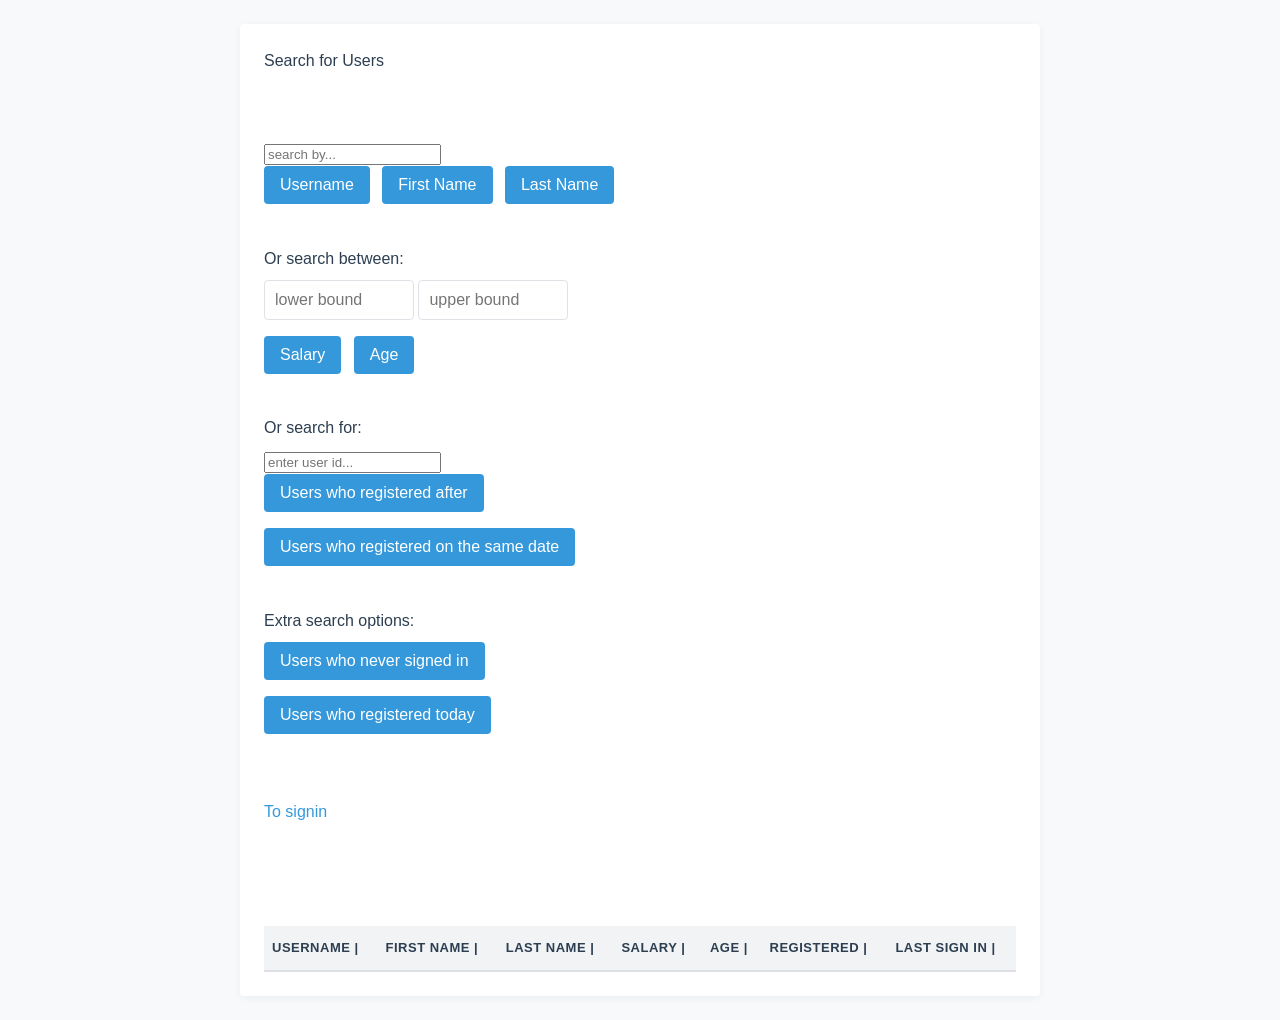
<file: Frontend/index.html>
<!DOCTYPE html>
<html lang="en">
<head>
  <meta charset="UTF-8">
  <meta name="viewport" content="width=device-width, initial-scale=1.0">
  <link rel="stylesheet" href="stylesheet.css">
  <title>User Search</title>
</head>
<body>
  <main>
    <label>Search for Users</label> 
    <br>
    <label id="search-feedback"></label>
    <br>
     <div> 
        <input placeholder="search by..." id="general-input">
        <br>
        <button id="userid-btn">Username</button>
        <button id="firstname-btn">First Name</button>
        <button id="lastname-btn">Last Name</button>
        <br>
        <br>
        <label>Or search between: </label>
        <br>
        <input placeholder="lower bound" id="lowerbound-input" type="number" min="0">
        <input placeholder="upper bound" id="upperbound-input" type="number" min="0">
        <br>
        <button id="salary-btn">Salary</button>
        <button id="age-btn">Age</button>

        <br><br>
        <label>Or search for: </label>
        <br>
        <input placeholder="enter user id..." id="userid-input">
        <br>
        <button id="registered-after-btn">Users who registered after</button>
        <br>
        <button id="registered-same-btn">Users who registered on the same date</button>
        <br><br>
        <label>Extra search options:</label>
        <br>
        <button id="never-btn">Users who never signed in</button>
        <br>
        <button id="today-btn">Users who registered today</button>
        <br><br>

     </div>

     
    <a href="signin.html">To signin</a>
    <br>
    <br>
    <br>

     <table id="table">
         <thead>
             <th>Username |</th>
             <th>First Name |</th>
             <th>Last Name |</th>
             <th>Salary |</th>
             <th>Age |</th>  
             <th>Registered |</th>
             <th>Last Sign In |</th>    
         </thead>
         <tbody></tbody>
     </table>

     <section hidden id="update-row">
         <label>Name:</label>
         <input type="text" id="update-name-input">
         <button id="update-row-btn" value="">Update</button>
    </section>
</main>
<script src="index.js"></script>
</body>
</html>
</file>
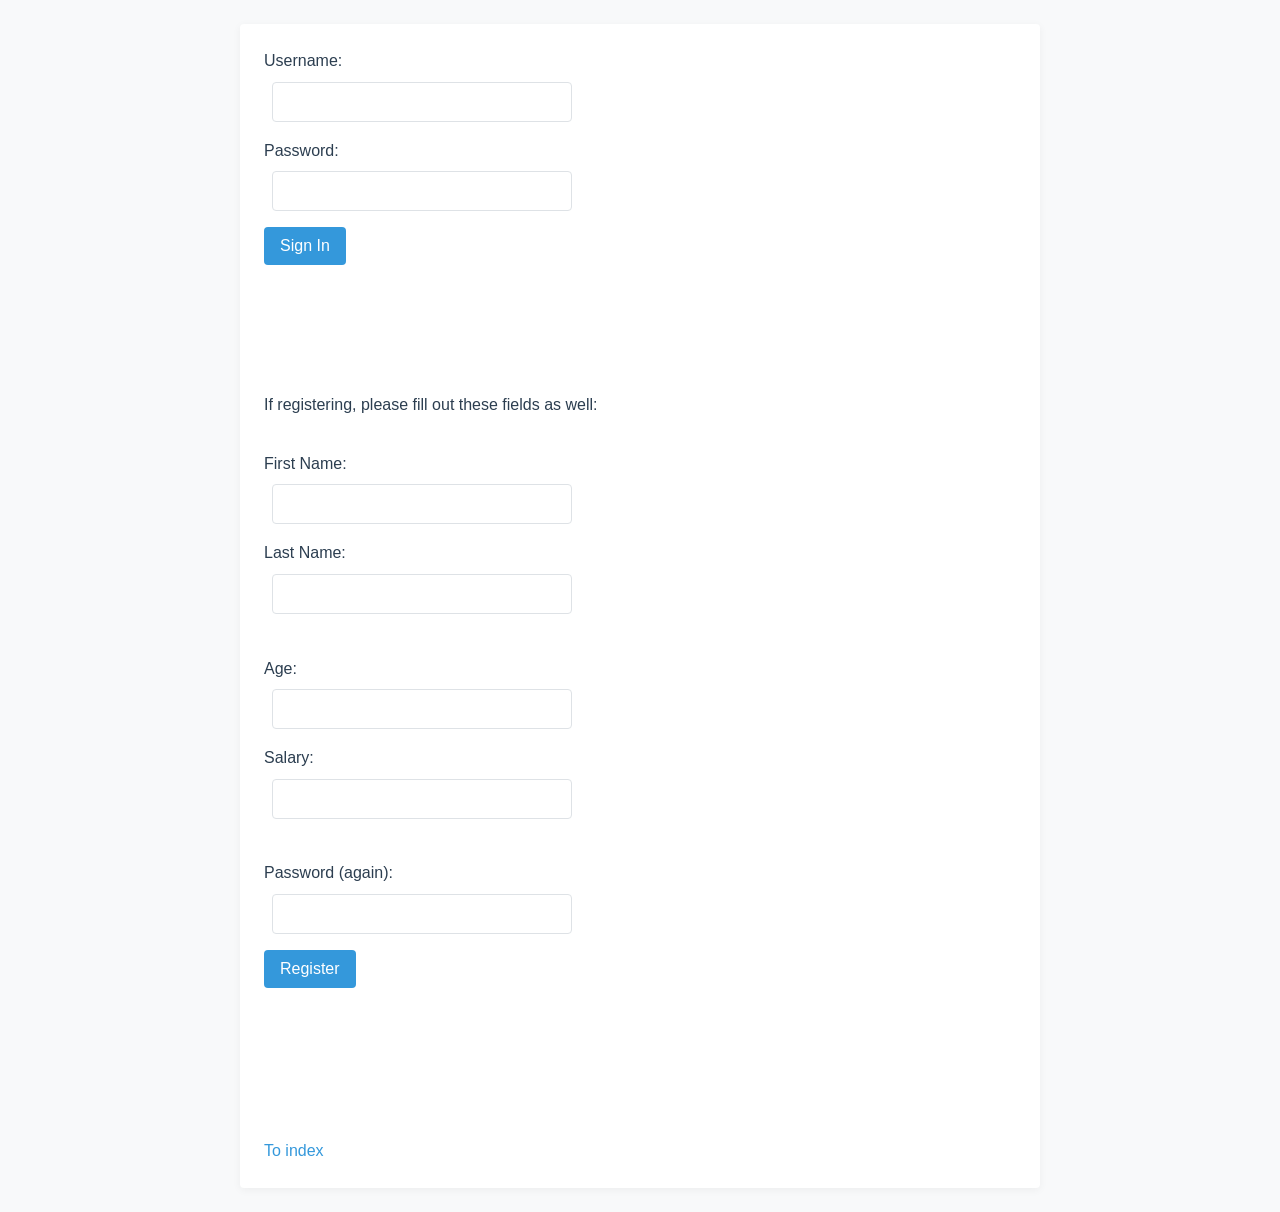
<file: Frontend/signin.html>
<!DOCTYPE html>
<html lang="en">
<head>
  <meta charset="UTF-8">
  <meta name="viewport" content="width=device-width, initial-scale=1.0">
  <link rel="stylesheet" href="stylesheet.css">
  <title>Sign In</title>
</head>
<body>
  <main>
      <label>Username:</label>
      <input type="text" id="user-input">
     <br>
      <label>Password:</label>
      <input type="text" id="pass-input">
    <br>
    <button id="sign-in-button">Sign In</button> <br><br>

    <label id="sign-in-feedback"></label>
    
    <br><br>
    <label>If registering, please fill out these fields as well:</label>
    <br>
      <label>First Name:</label>
      <input type="text" id="first-input">
    <br>
      <label>Last Name:</label>
      <input type="text" id="last-input">
      <br>
      <br>
      <label>Age:</label>
      <input type="number" min="1" max="200" step="1" id="age-input">
      <br>
      <label>Salary:</label>
      <input type="number" min="0" id="salary-input">
<br><br>
      <label>Password (again):</label>
      <input type="text" id="passconfirm-input">
      <br>
    <button id="register-button">Register</button>
    <br><br>

    <label id="register-feedback"></label>
    <br><br>

    <a href="index.html">To index</a>
</main>
<script src="signin.js"></script>
</body>
</html>
</file>
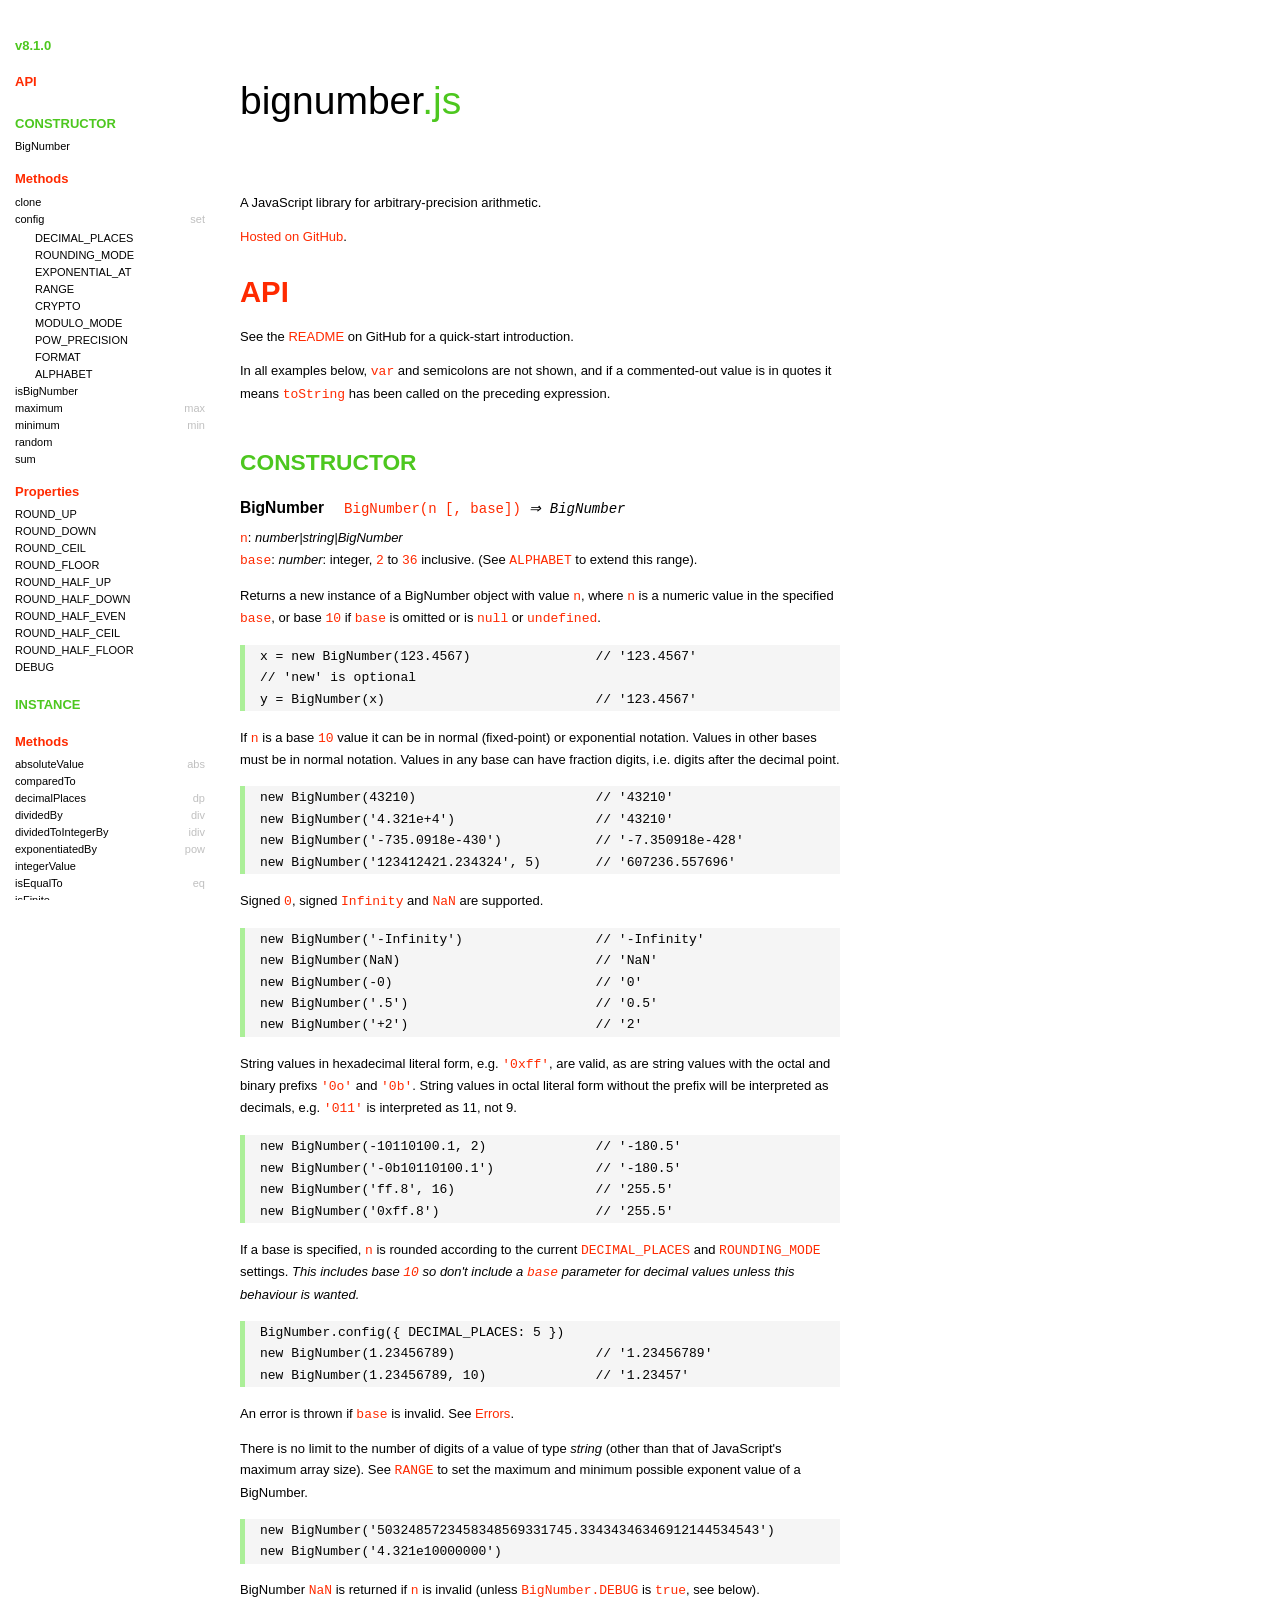
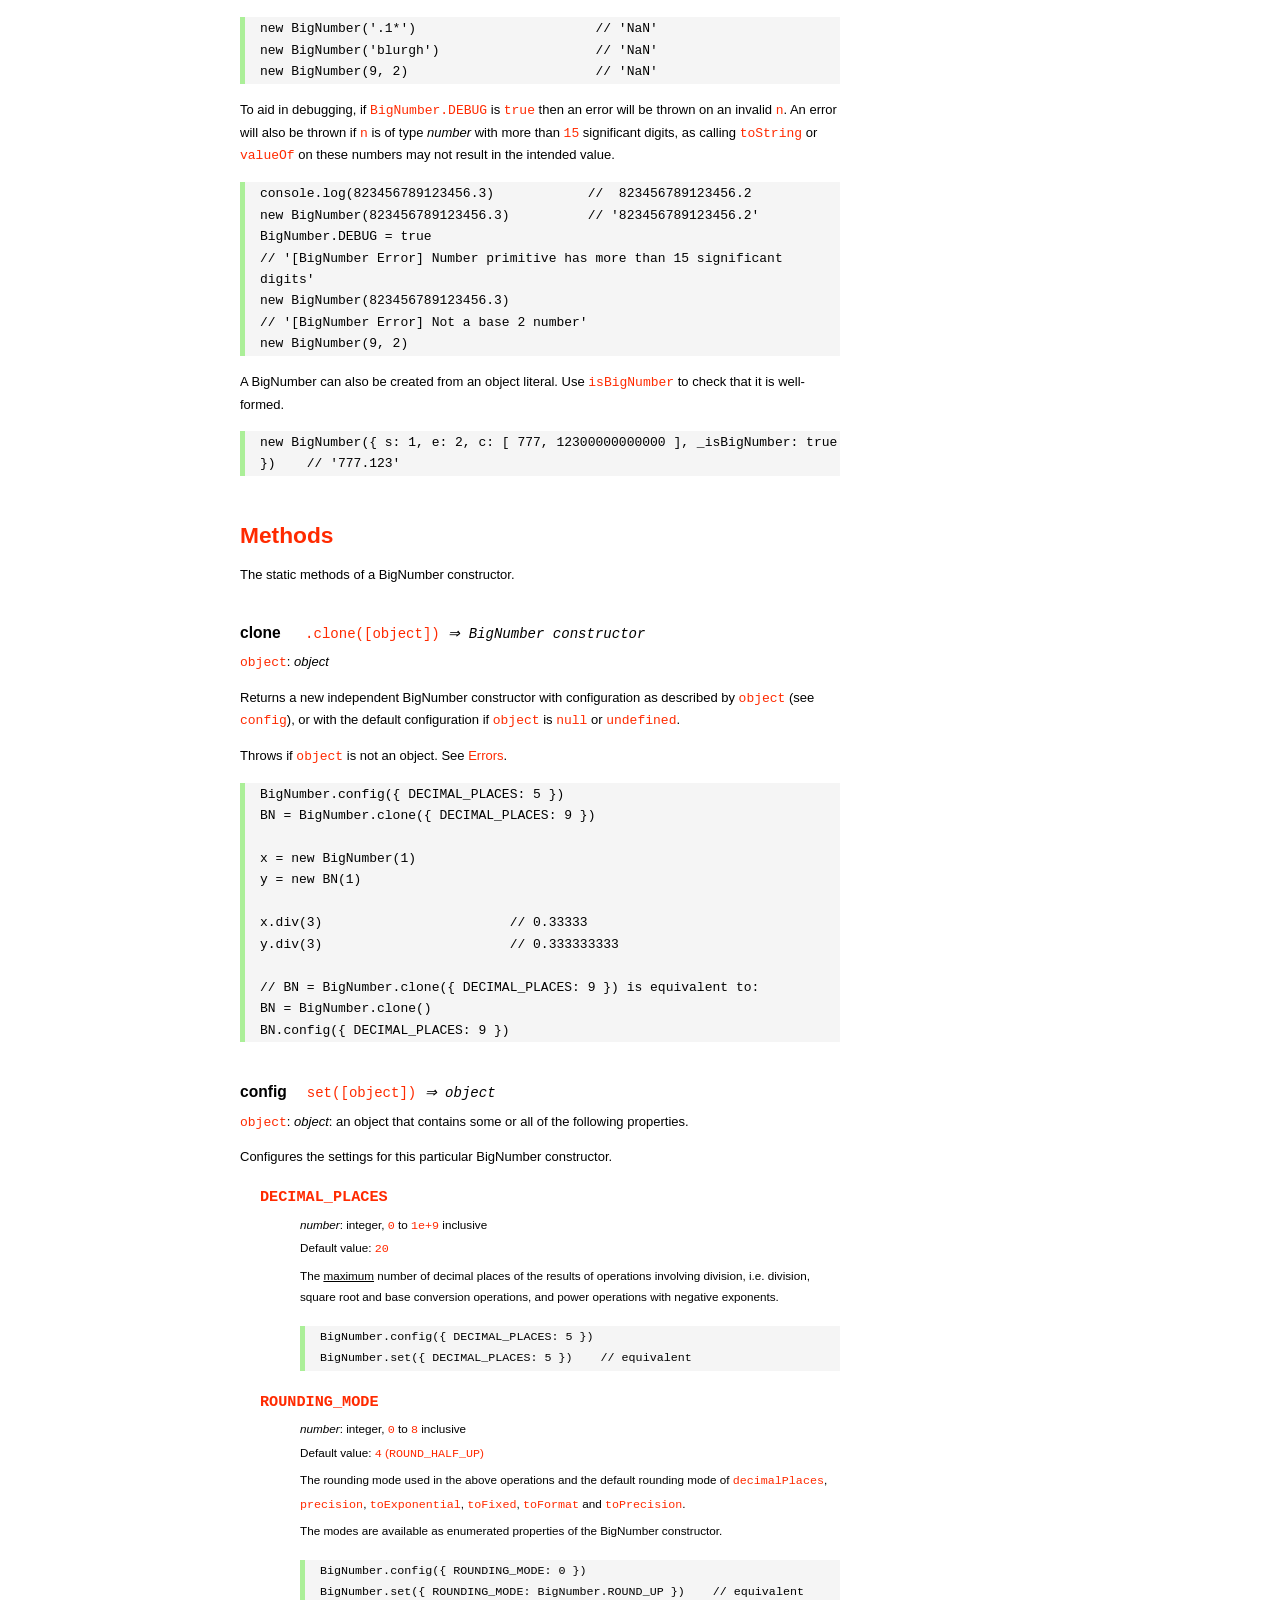
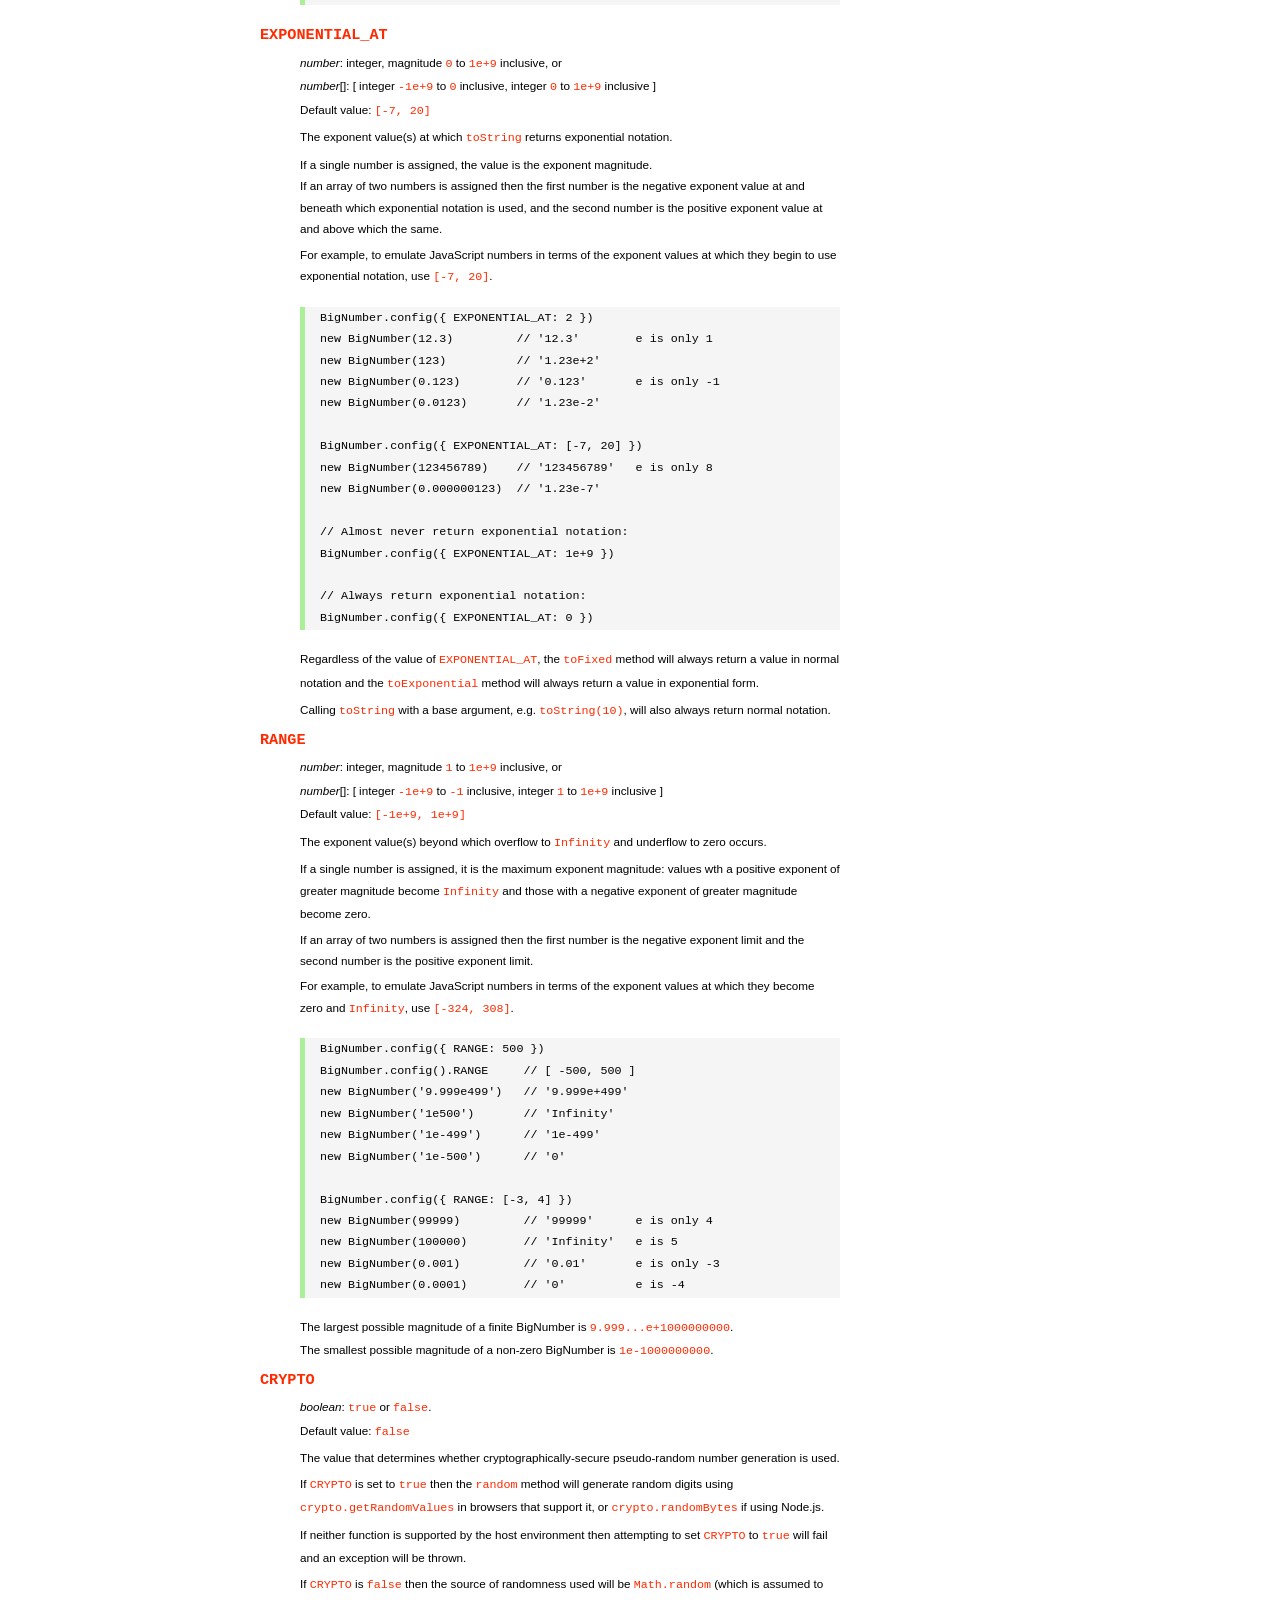
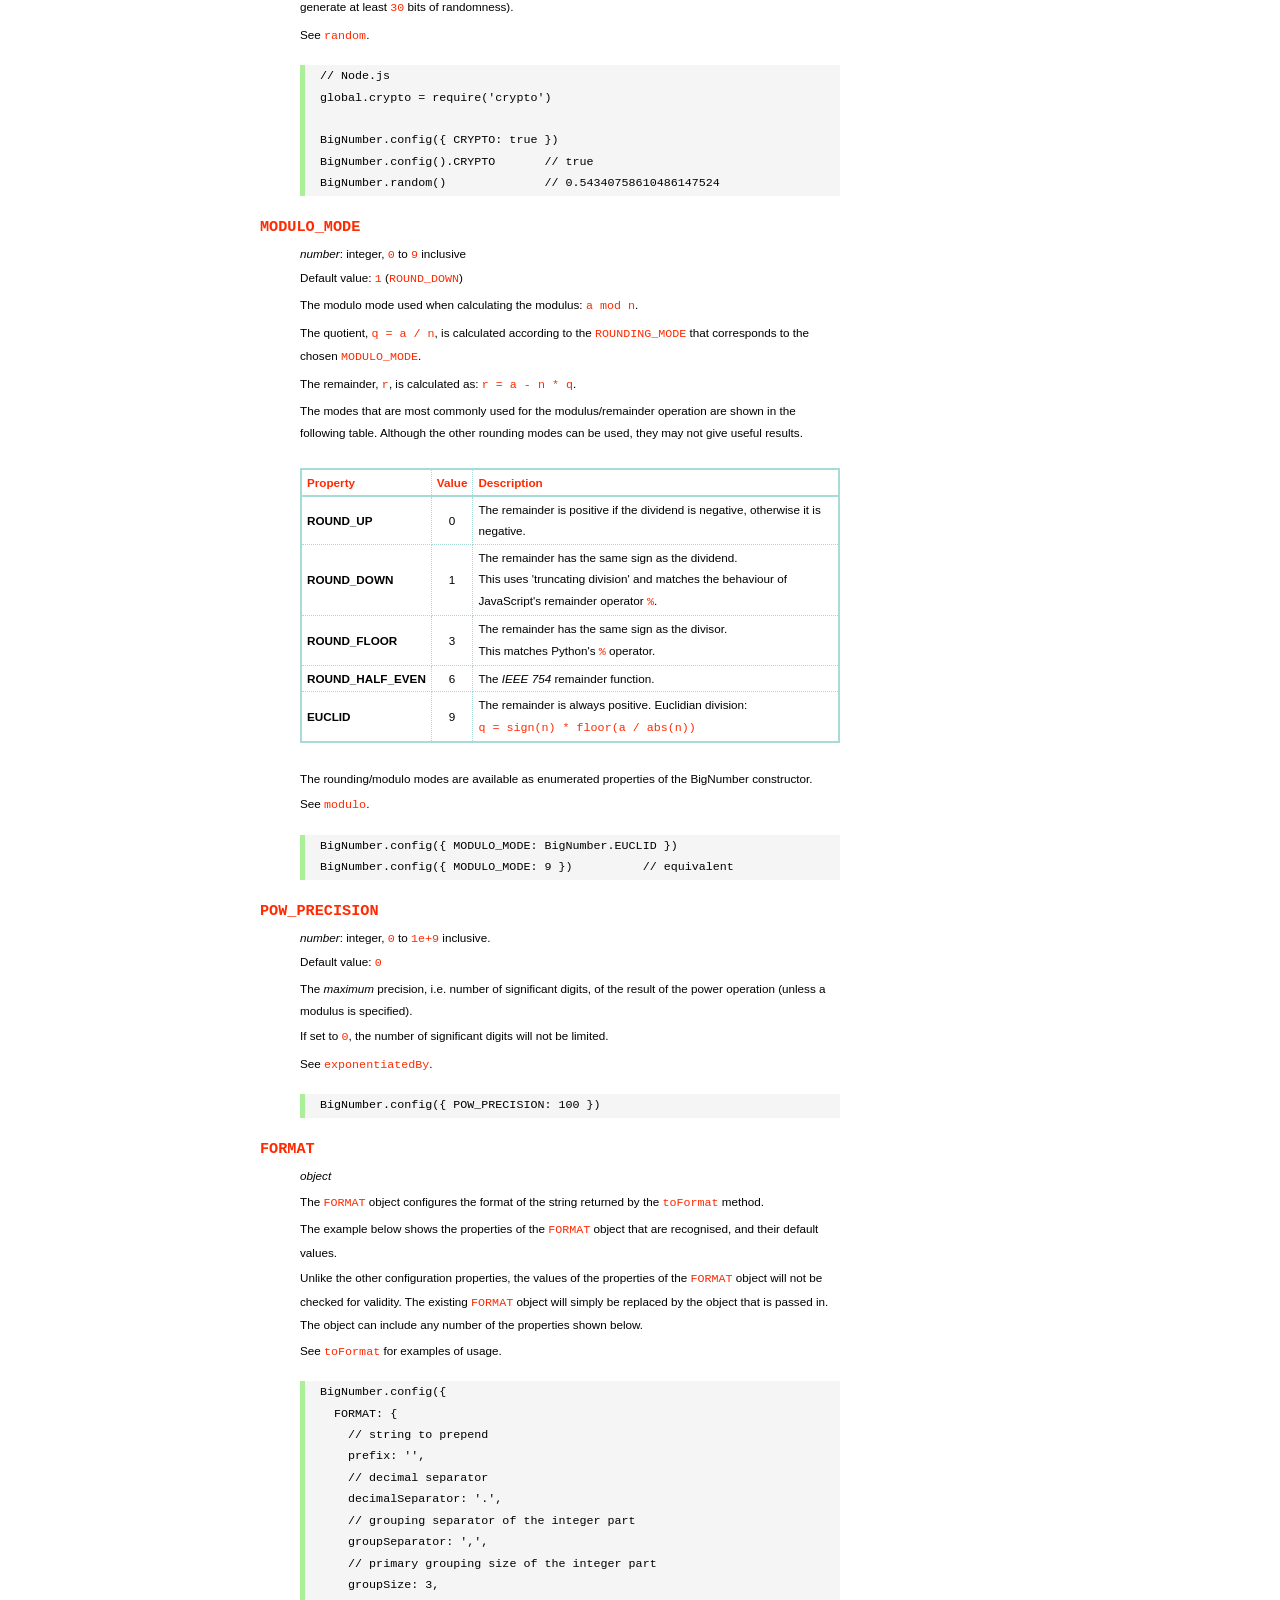
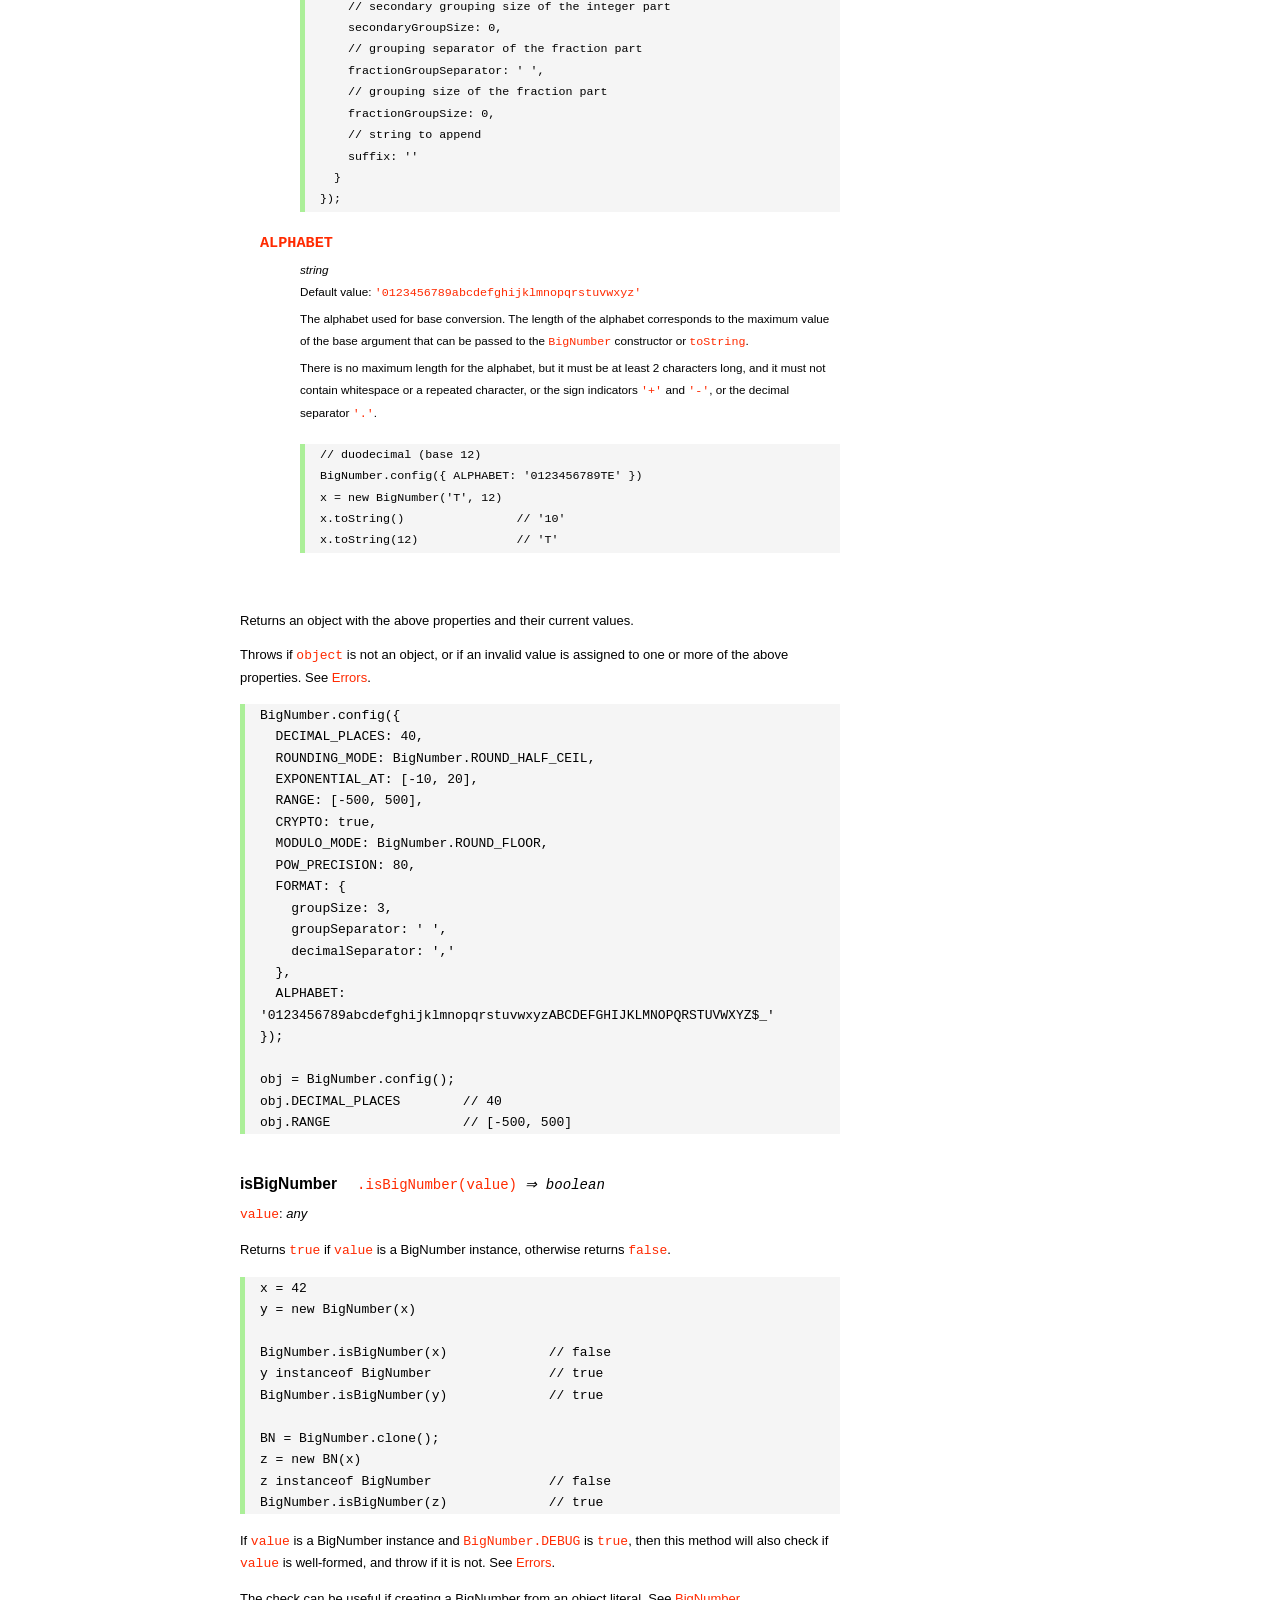
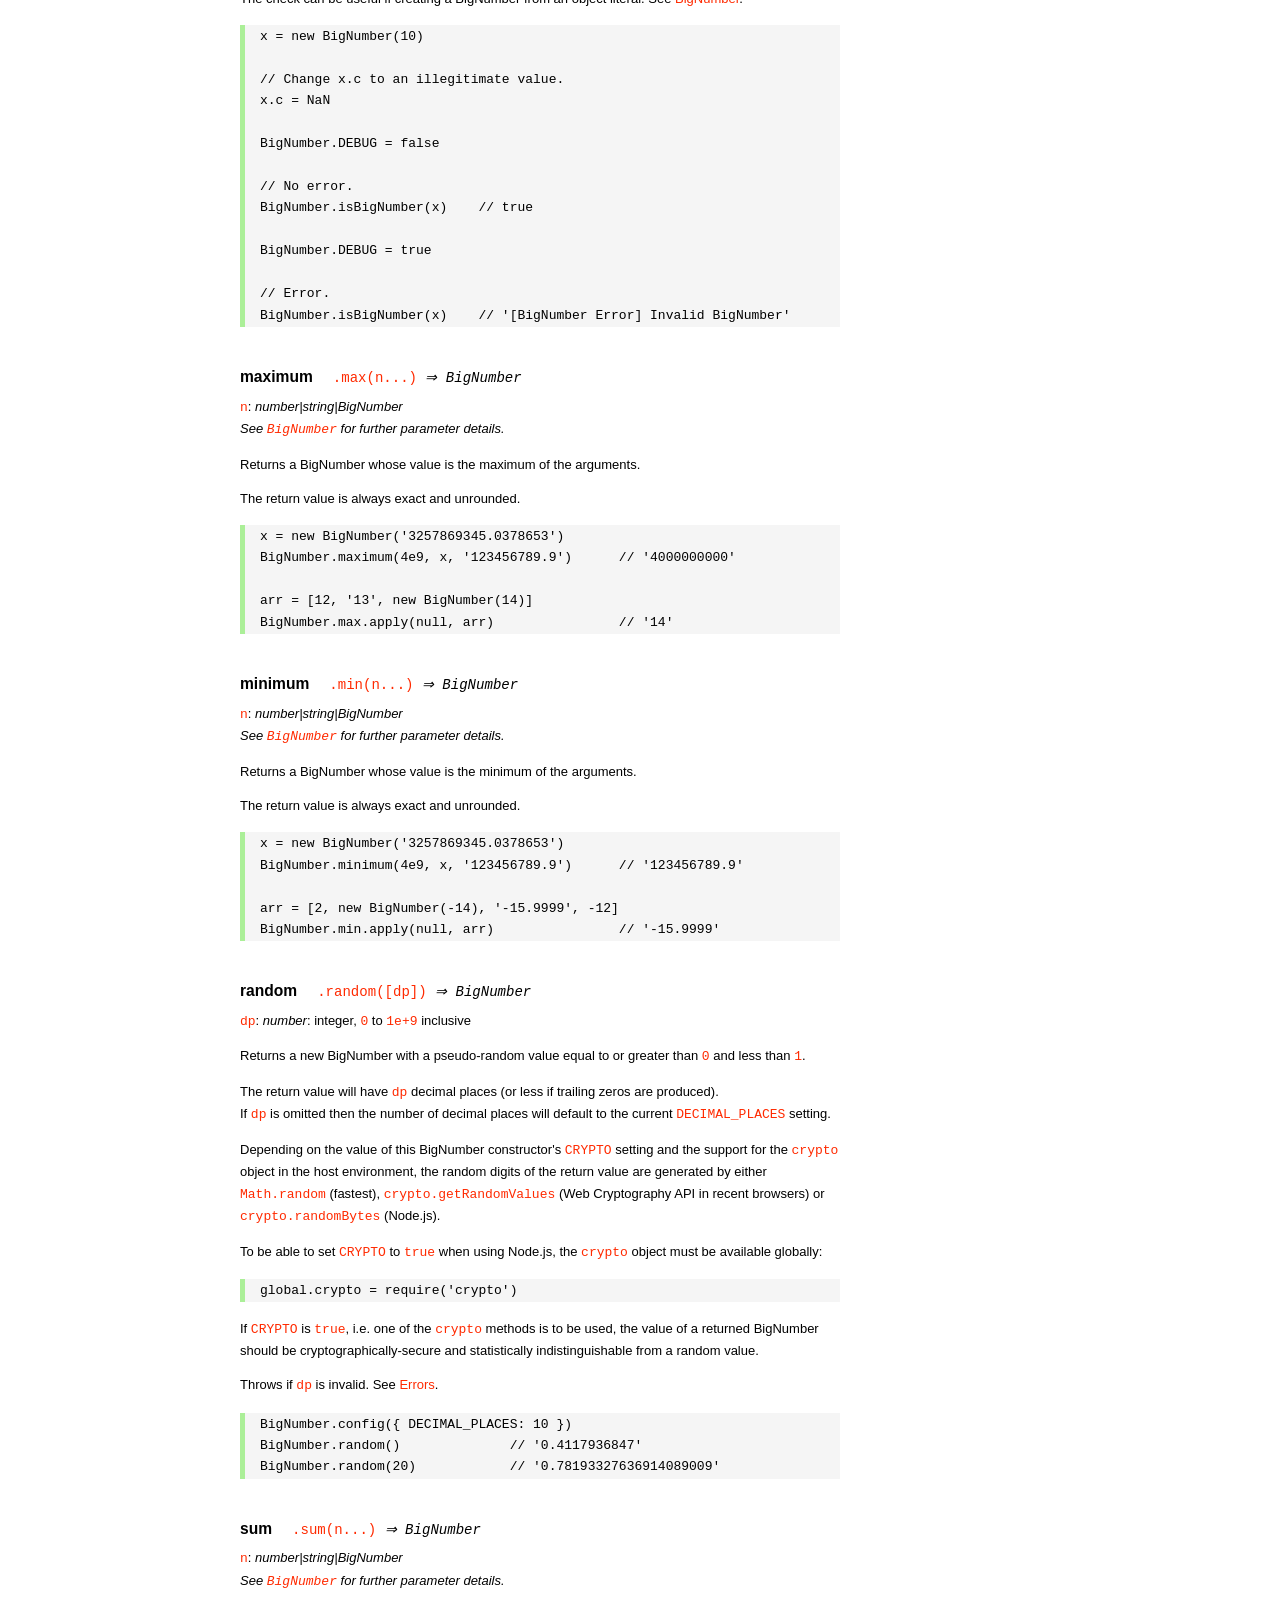
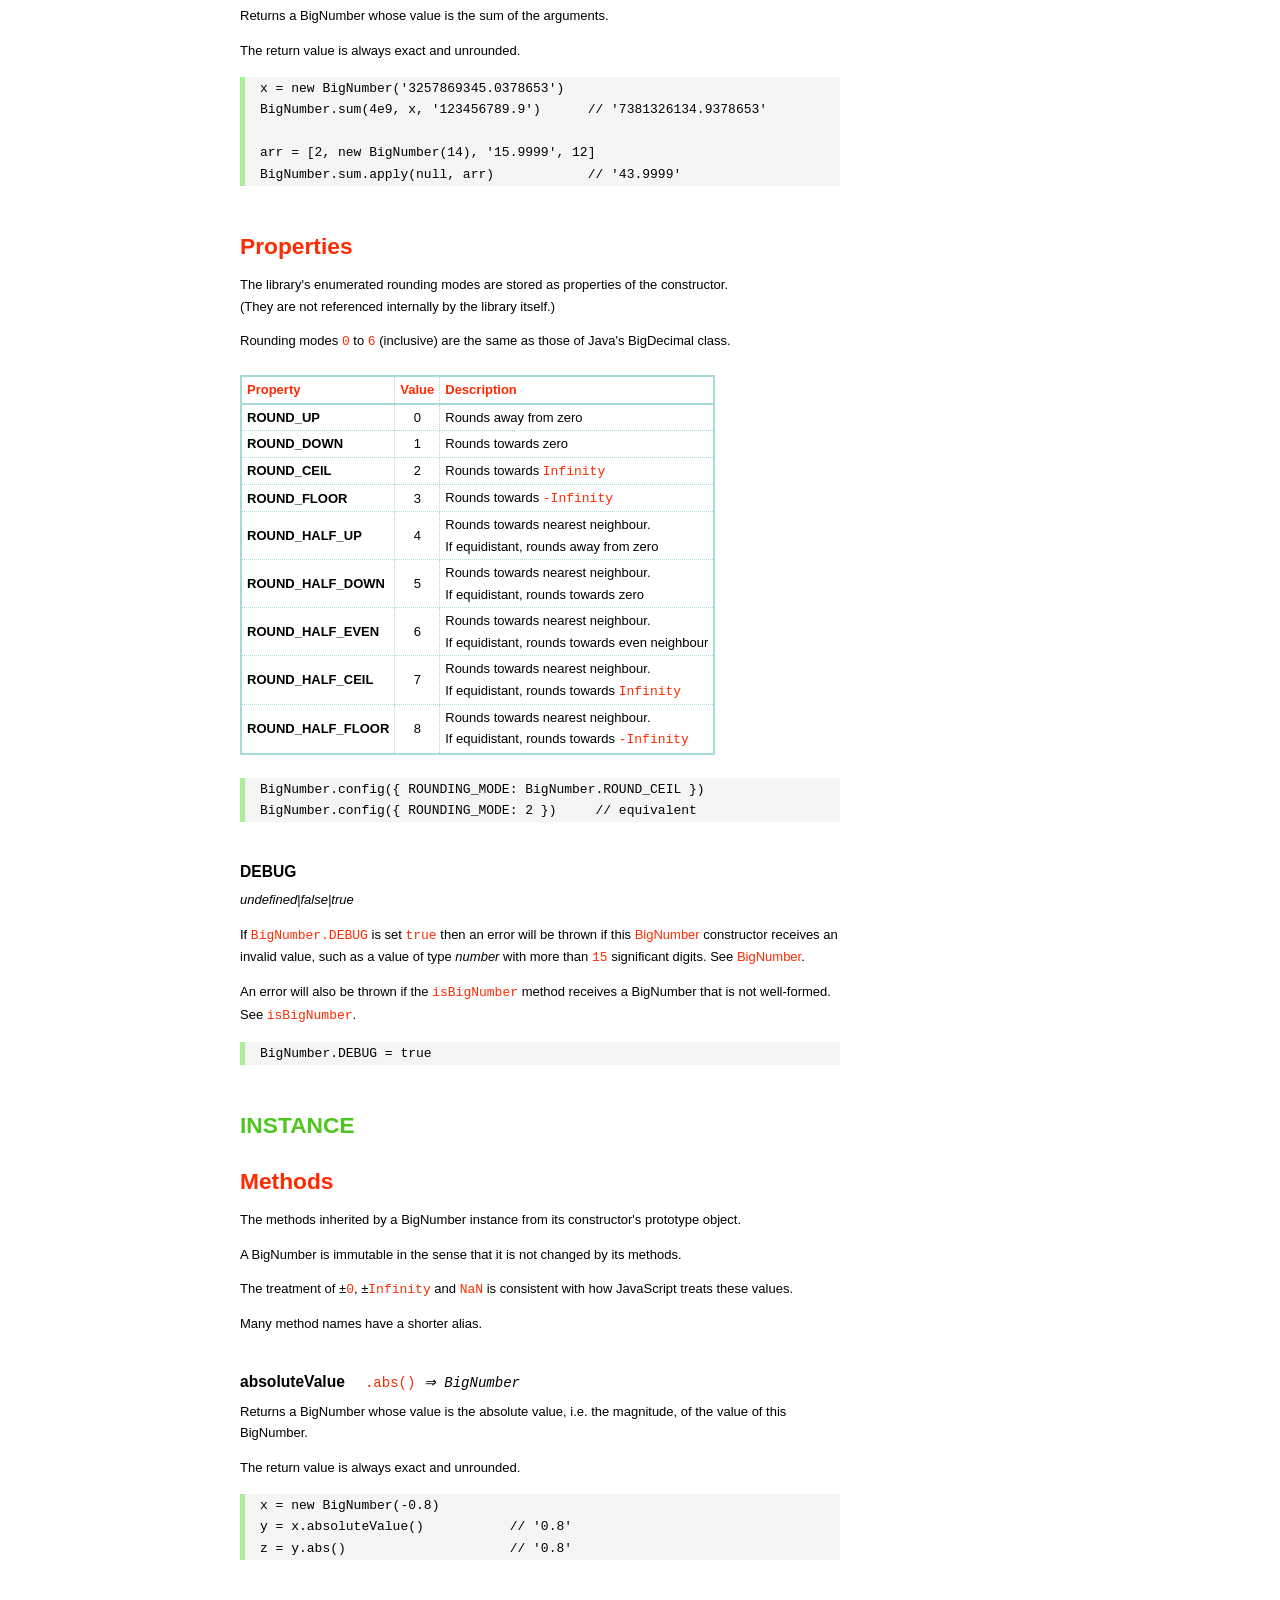
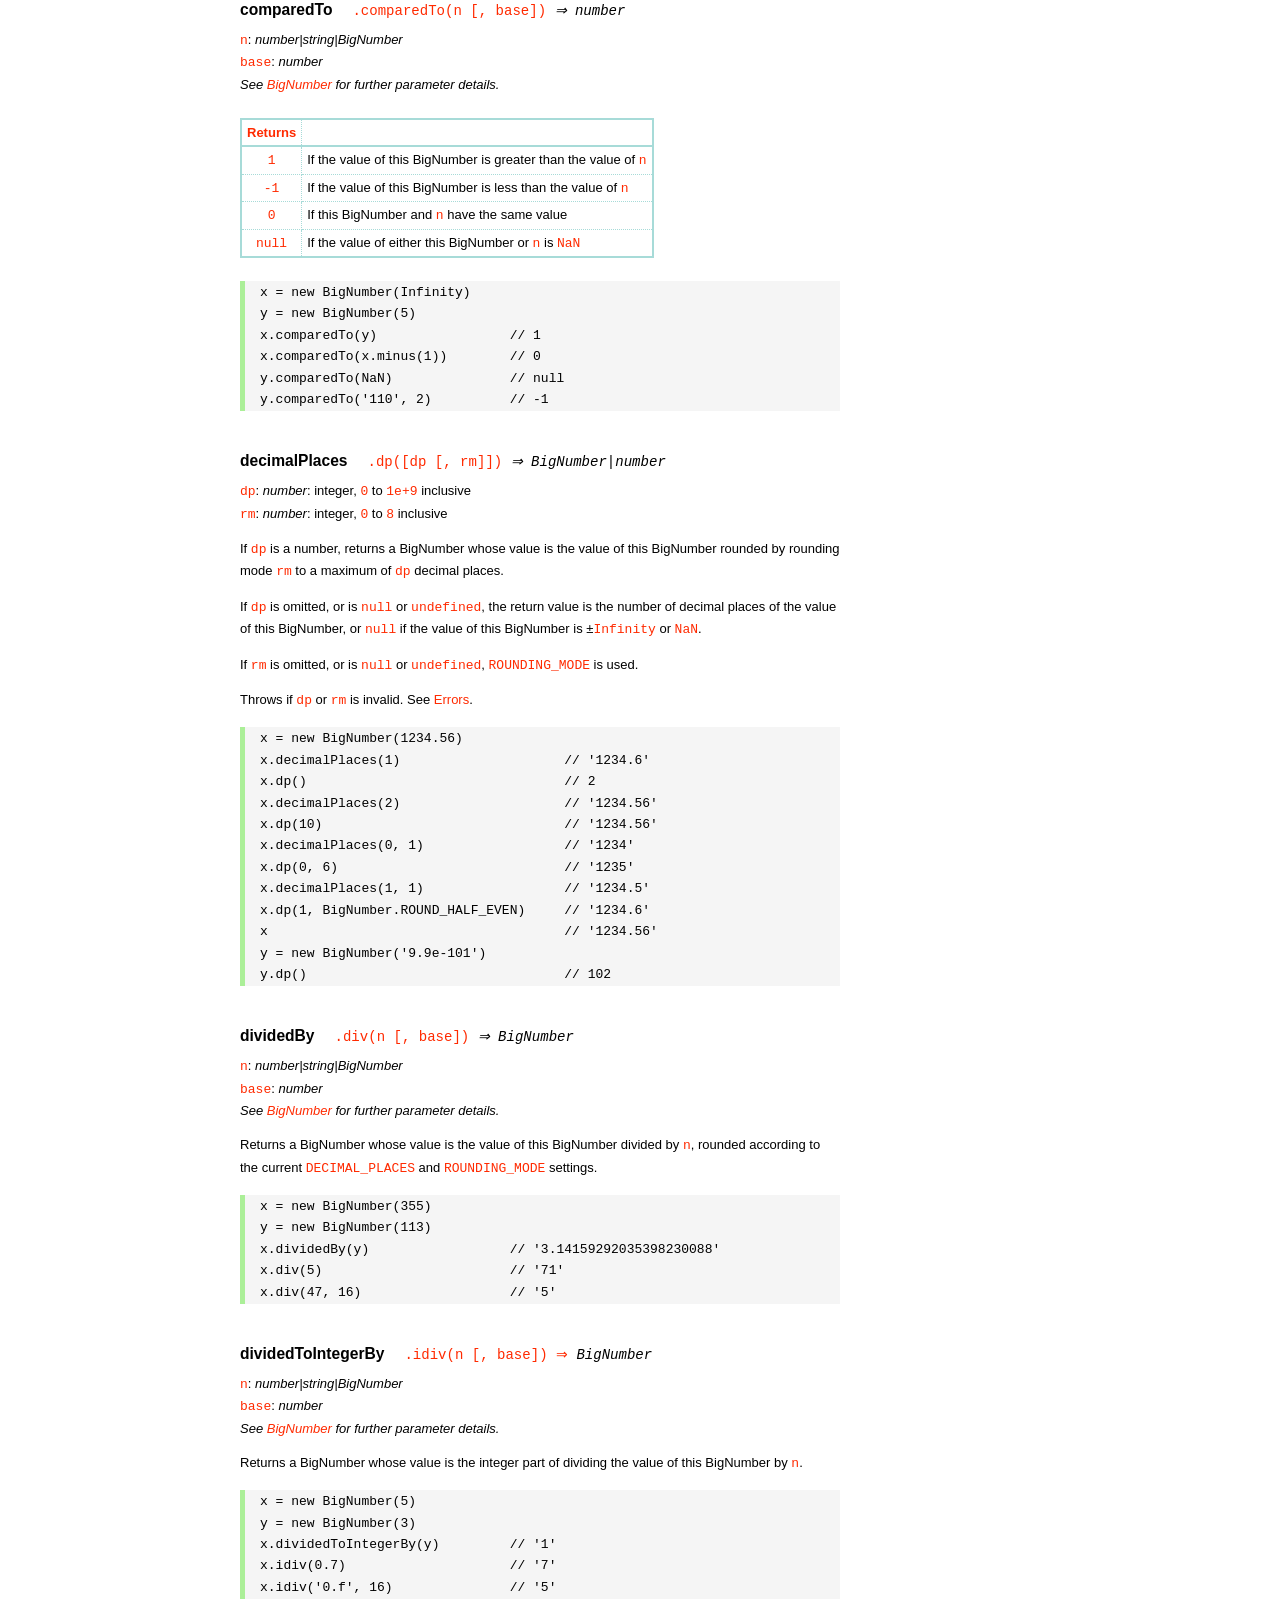
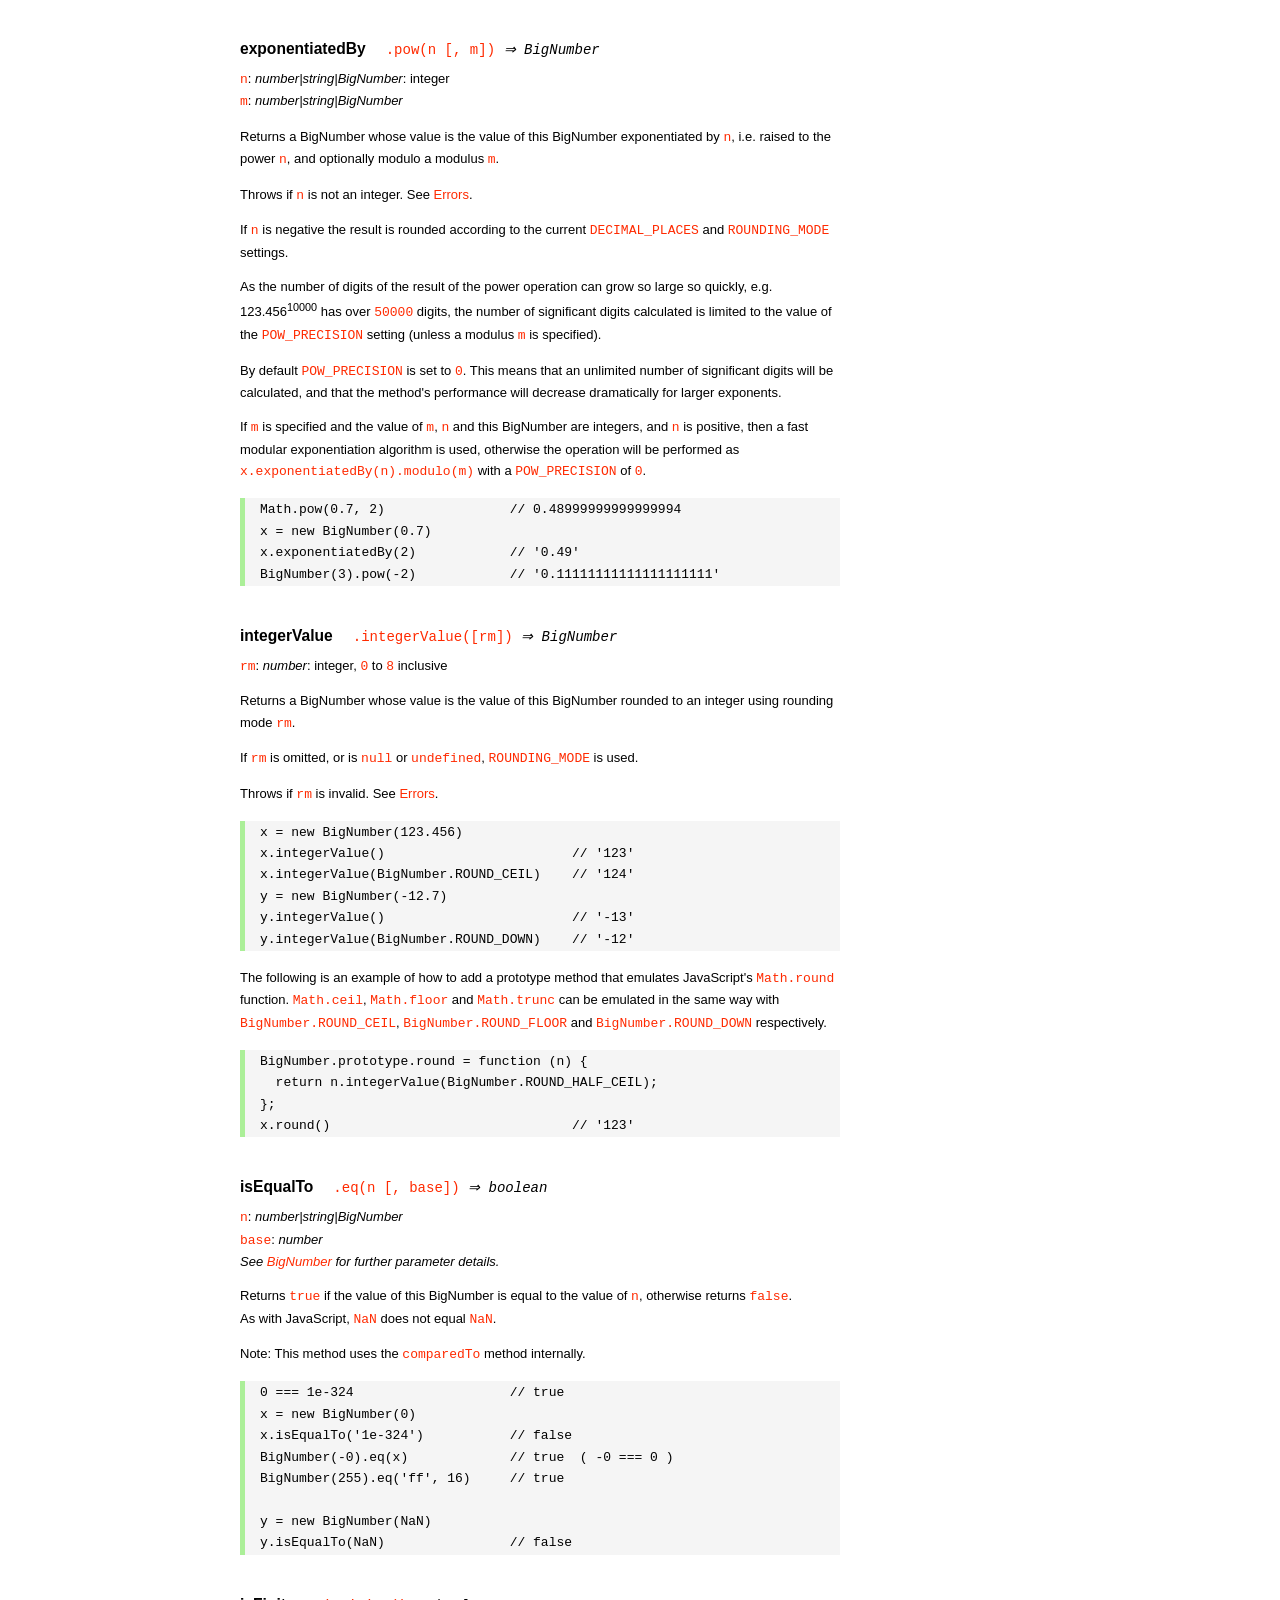
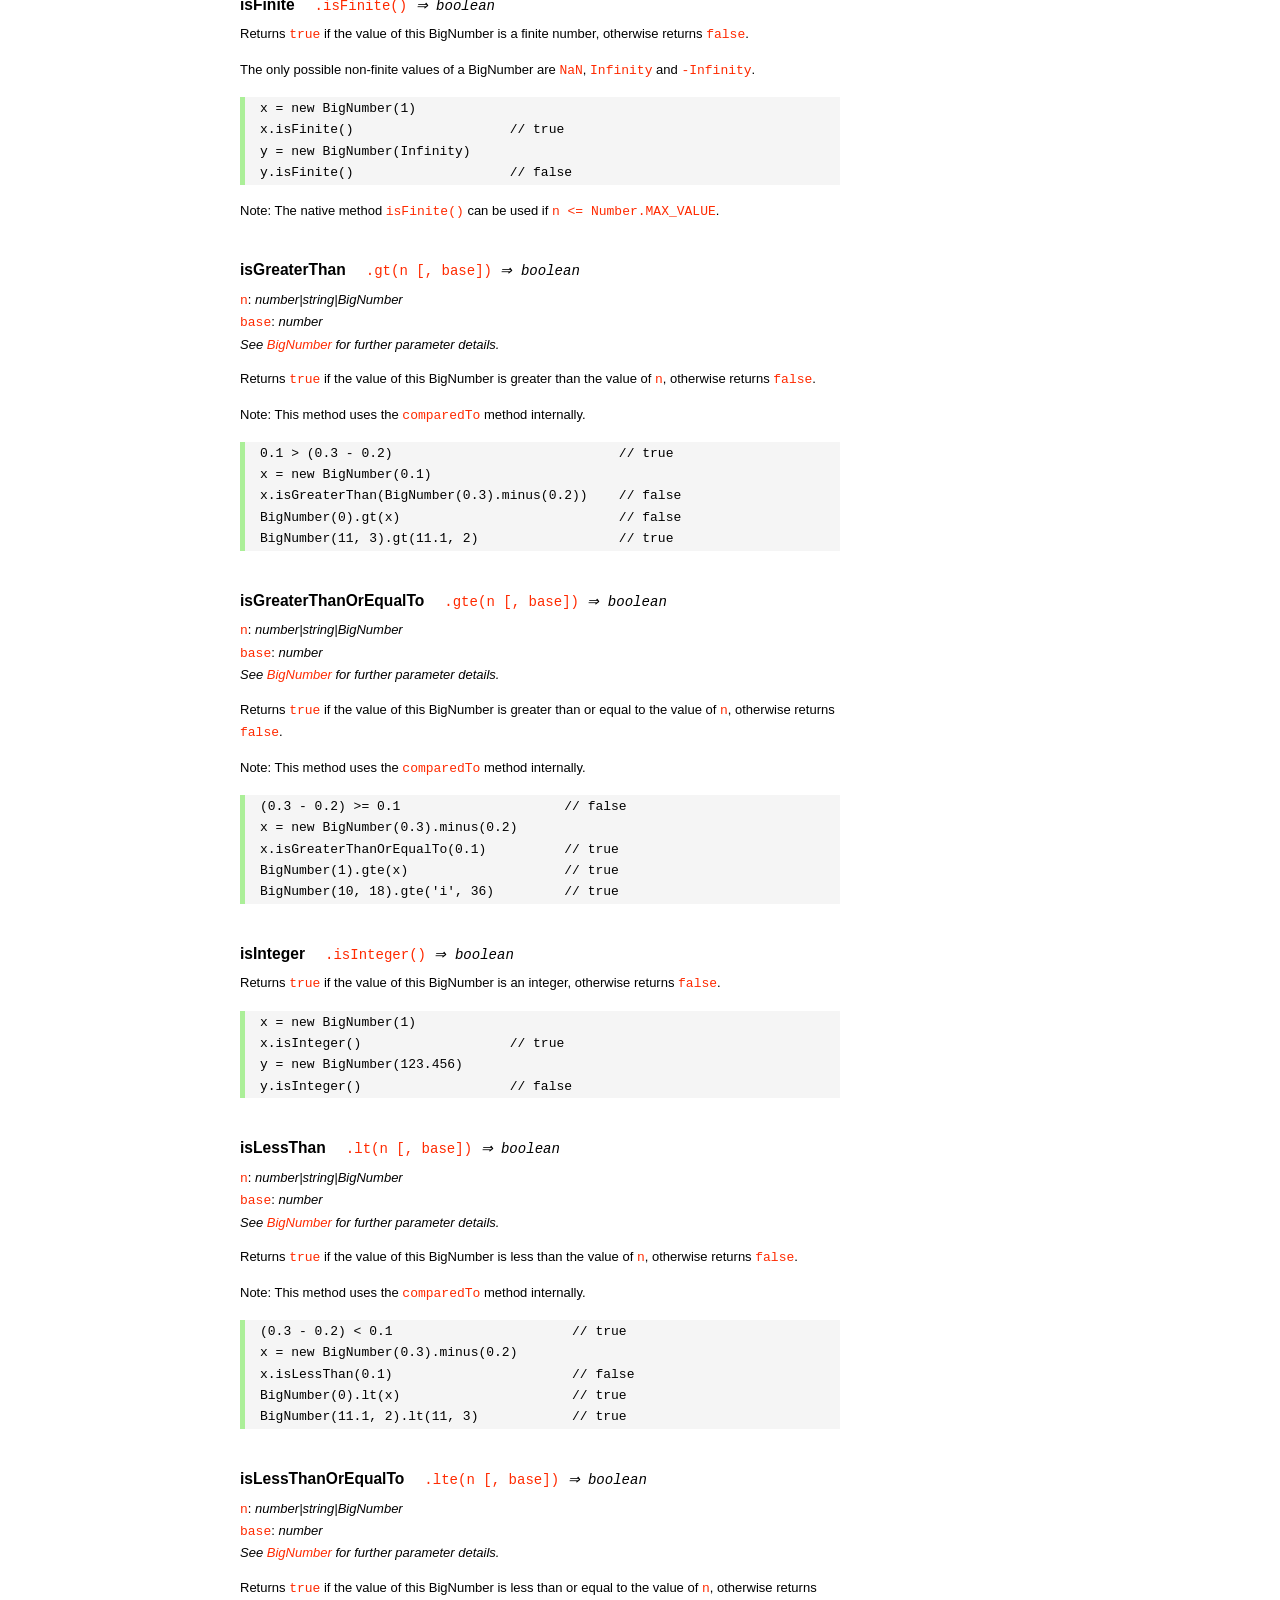
<file: Backend/node_modules/bignumber.js/doc/API.html>
<!DOCTYPE HTML>
<html>
<head>
<meta charset="utf-8">
<meta http-equiv="X-UA-Compatible" content="IE=edge">
<meta name="Author" content="M Mclaughlin">
<title>bignumber.js API</title>
<style>
html{font-size:100%}
body{background:#fff;font-family:"Helvetica Neue",Helvetica,Arial,sans-serif;font-size:13px;
  line-height:1.65em;min-height:100%;margin:0}
body,i{color:#000}
.nav{background:#fff;position:fixed;top:0;bottom:0;left:0;width:200px;overflow-y:auto;
  padding:15px 0 30px 15px}
div.container{width:600px;margin:50px 0 50px 240px}
p{margin:0 0 1em;width:600px}
pre,ul{margin:1em 0}
h1,h2,h3,h4,h5{margin:0;padding:1.5em 0 0}
h1,h2{padding:.75em 0}
h1{font:400 3em Verdana,sans-serif;color:#000;margin-bottom:1em}
h2{font-size:2.25em;color:#ff2a00}
h3{font-size:1.75em;color:#4dc71f}
h4{font-size:1.75em;color:#ff2a00;padding-bottom:.75em}
h5{font-size:1.2em;margin-bottom:.4em}
h6{font-size:1.1em;margin-bottom:0.8em;padding:0.5em 0}
dd{padding-top:.35em}
dt{padding-top:.5em}
b{font-weight:700}
dt b{font-size:1.3em}
a,a:visited{color:#ff2a00;text-decoration:none}
a:active,a:hover{outline:0;text-decoration:underline}
.nav a,.nav b,.nav a:visited{display:block;color:#ff2a00;font-weight:700; margin-top:15px}
.nav b{color:#4dc71f;margin-top:20px;cursor:default;width:auto}
ul{list-style-type:none;padding:0 0 0 20px}
.nav ul{line-height:14px;padding-left:0;margin:5px 0 0}
.nav ul a,.nav ul a:visited,span{display:inline;color:#000;font-family:Verdana,Geneva,sans-serif;
  font-size:11px;font-weight:400;margin:0}
.inset,ul.inset{margin-left:20px}
.inset{font-size:.9em}
.nav li{width:auto;margin:0 0 3px}
.alias{font-style:italic;margin-left:20px}
table{border-collapse:collapse;border-spacing:0;border:2px solid #a7dbd8;margin:1.75em 0;padding:0}
td,th{text-align:left;margin:0;padding:2px 5px;border:1px dotted #a7dbd8}
th{border-top:2px solid #a7dbd8;border-bottom:2px solid #a7dbd8;color:#ff2a00}
code,pre{font-family:Consolas, monaco, monospace;font-weight:400}
pre{background:#f5f5f5;white-space:pre-wrap;word-wrap:break-word;border-left:5px solid #abef98;
  padding:1px 0 1px 15px;margin:1.2em 0}
code,.nav-title{color:#ff2a00}
.end{margin-bottom:25px}
.centre{text-align:center}
.error-table{font-size:13px;width:100%}
#faq{margin:3em 0 0}
li span{float:right;margin-right:10px;color:#c0c0c0}
#js{font:inherit;color:#4dc71f}
</style>
</head>
<body>

  <div class="nav">

    <b>v8.1.0</b>

	<a class='nav-title' href="#">API</a>

    <b> CONSTRUCTOR </b>
    <ul>
      <li><a href="#bignumber">BigNumber</a></li>
    </ul>

    <a href="#methods">Methods</a>
    <ul>
      <li><a href="#clone">clone</a></li>
      <li><a href="#config" >config</a><span>set</span></li>
      <li>
        <ul class="inset">
          <li><a href="#decimal-places">DECIMAL_PLACES</a></li>
          <li><a href="#rounding-mode" >ROUNDING_MODE</a></li>
          <li><a href="#exponential-at">EXPONENTIAL_AT</a></li>
          <li><a href="#range"         >RANGE</a></li>
          <li><a href="#crypto"        >CRYPTO</a></li>
          <li><a href="#modulo-mode"   >MODULO_MODE</a></li>
          <li><a href="#pow-precision" >POW_PRECISION</a></li>
          <li><a href="#format"        >FORMAT</a></li>
          <li><a href="#alphabet"      >ALPHABET</a></li>
        </ul>
      </li>
      <li><a href="#isBigNumber">isBigNumber</a></li>
      <li><a href="#max"        >maximum</a><span>max</span></li>
      <li><a href="#min"        >minimum</a><span>min</span></li>
      <li><a href="#random"     >random</a></li>
      <li><a href="#sum"        >sum</a></li>
    </ul>

    <a href="#constructor-properties">Properties</a>
    <ul>
      <li><a href="#round-up"        >ROUND_UP</a></li>
      <li><a href="#round-down"      >ROUND_DOWN</a></li>
      <li><a href="#round-ceil"      >ROUND_CEIL</a></li>
      <li><a href="#round-floor"     >ROUND_FLOOR</a></li>
      <li><a href="#round-half-up"   >ROUND_HALF_UP</a></li>
      <li><a href="#round-half-down" >ROUND_HALF_DOWN</a></li>
      <li><a href="#round-half-even" >ROUND_HALF_EVEN</a></li>
      <li><a href="#round-half-ceil" >ROUND_HALF_CEIL</a></li>
      <li><a href="#round-half-floor">ROUND_HALF_FLOOR</a></li>
      <li><a href="#debug"           >DEBUG</a></li>
    </ul>

    <b> INSTANCE </b>

    <a href="#prototype-methods">Methods</a>
    <ul>
      <li><a href="#abs"    >absoluteValue         </a><span>abs</span>  </li>
      <li><a href="#cmp"    >comparedTo            </a>                  </li>
      <li><a href="#dp"     >decimalPlaces         </a><span>dp</span>   </li>
      <li><a href="#div"    >dividedBy             </a><span>div</span>  </li>
      <li><a href="#divInt" >dividedToIntegerBy    </a><span>idiv</span> </li>
      <li><a href="#pow"    >exponentiatedBy       </a><span>pow</span>  </li>
      <li><a href="#int"    >integerValue          </a>                  </li>
      <li><a href="#eq"     >isEqualTo             </a><span>eq</span>   </li>
      <li><a href="#isF"    >isFinite              </a>                  </li>
      <li><a href="#gt"     >isGreaterThan         </a><span>gt</span>   </li>
      <li><a href="#gte"    >isGreaterThanOrEqualTo</a><span>gte</span>  </li>
      <li><a href="#isInt"  >isInteger             </a>                  </li>
      <li><a href="#lt"     >isLessThan            </a><span>lt</span>   </li>
      <li><a href="#lte"    >isLessThanOrEqualTo   </a><span>lte</span>  </li>
      <li><a href="#isNaN"  >isNaN                 </a>                  </li>
      <li><a href="#isNeg"  >isNegative            </a>                  </li>
      <li><a href="#isPos"  >isPositive            </a>                  </li>
      <li><a href="#isZ"    >isZero                </a>                  </li>
      <li><a href="#minus"  >minus                 </a>                  </li>
      <li><a href="#mod"    >modulo                </a><span>mod</span>  </li>
      <li><a href="#times"  >multipliedBy          </a><span>times</span></li>
      <li><a href="#neg"    >negated               </a>                  </li>
      <li><a href="#plus"   >plus                  </a>                  </li>
      <li><a href="#sd"     >precision             </a><span>sd</span>   </li>
      <li><a href="#shift"  >shiftedBy             </a>                  </li>
      <li><a href="#sqrt"   >squareRoot            </a><span>sqrt</span> </li>
      <li><a href="#toE"    >toExponential         </a>                  </li>
      <li><a href="#toFix"  >toFixed               </a>                  </li>
      <li><a href="#toFor"  >toFormat              </a>                  </li>
      <li><a href="#toFr"   >toFraction            </a>                  </li>
      <li><a href="#toJSON" >toJSON                </a>                  </li>
      <li><a href="#toN"    >toNumber              </a>                  </li>
      <li><a href="#toP"    >toPrecision           </a>                  </li>
      <li><a href="#toS"    >toString              </a>                  </li>
      <li><a href="#valueOf">valueOf               </a>                  </li>
    </ul>

    <a href="#instance-properties">Properties</a>
    <ul>
      <li><a href="#coefficient">c: coefficient</a></li>
      <li><a href="#exponent"   >e: exponent</a></li>
      <li><a href="#sign"       >s: sign</a></li>
    </ul>

    <a href="#zero-nan-infinity">Zero, NaN &amp; Infinity</a>
    <a href="#Errors">Errors</a>
    <a href="#type-coercion">Type coercion</a>
    <a class='end' href="#faq">FAQ</a>

  </div>

  <div class="container">

    <h1>bignumber<span id='js'>.js</span></h1>

    <p>A JavaScript library for arbitrary-precision arithmetic.</p>
    <p><a href="https://github.com/MikeMcl/bignumber.js">Hosted on GitHub</a>. </p>

    <h2>API</h2>

    <p>
      See the <a href='https://github.com/MikeMcl/bignumber.js'>README</a> on GitHub for a
      quick-start introduction.
    </p>
    <p>
      In all examples below, <code>var</code> and semicolons are not shown, and if a commented-out
      value is in quotes it means <code>toString</code> has been called on the preceding expression.
    </p>


    <h3>CONSTRUCTOR</h3>


    <h5 id="bignumber">
      BigNumber<code class='inset'>BigNumber(n [, base]) <i>&rArr; BigNumber</i></code>
    </h5>
    <p>
      <code>n</code>: <i>number|string|BigNumber</i><br />
      <code>base</code>: <i>number</i>: integer, <code>2</code> to <code>36</code> inclusive. (See
      <a href='#alphabet'><code>ALPHABET</code></a> to extend this range).
    </p>
    <p>
      Returns a new instance of a BigNumber object with value <code>n</code>, where <code>n</code>
      is a numeric value in the specified <code>base</code>, or base <code>10</code> if
      <code>base</code> is omitted or is <code>null</code> or <code>undefined</code>.
    </p>
    <pre>
x = new BigNumber(123.4567)                // '123.4567'
// 'new' is optional
y = BigNumber(x)                           // '123.4567'</pre>
    <p>
      If <code>n</code> is a base <code>10</code> value it can be in normal (fixed-point) or
      exponential notation. Values in other bases must be in normal notation. Values in any base can
      have fraction digits, i.e. digits after the decimal point.
    </p>
    <pre>
new BigNumber(43210)                       // '43210'
new BigNumber('4.321e+4')                  // '43210'
new BigNumber('-735.0918e-430')            // '-7.350918e-428'
new BigNumber('123412421.234324', 5)       // '607236.557696'</pre>
    <p>
      Signed <code>0</code>, signed <code>Infinity</code> and <code>NaN</code> are supported.
    </p>
    <pre>
new BigNumber('-Infinity')                 // '-Infinity'
new BigNumber(NaN)                         // 'NaN'
new BigNumber(-0)                          // '0'
new BigNumber('.5')                        // '0.5'
new BigNumber('+2')                        // '2'</pre>
    <p>
      String values in hexadecimal literal form, e.g. <code>'0xff'</code>, are valid, as are
      string values with the octal and binary prefixs <code>'0o'</code> and <code>'0b'</code>.
      String values in octal literal form without the prefix will be interpreted as
      decimals, e.g. <code>'011'</code> is interpreted as 11, not 9.
    </p>
    <pre>
new BigNumber(-10110100.1, 2)              // '-180.5'
new BigNumber('-0b10110100.1')             // '-180.5'
new BigNumber('ff.8', 16)                  // '255.5'
new BigNumber('0xff.8')                    // '255.5'</pre>
    <p>
      If a base is specified, <code>n</code> is rounded according to the current
      <a href='#decimal-places'><code>DECIMAL_PLACES</code></a> and
      <a href='#rounding-mode'><code>ROUNDING_MODE</code></a> settings. <em>This includes base
      <code>10</code> so don't include a <code>base</code> parameter for decimal values unless
      this behaviour is wanted.</em>
    </p>
    <pre>BigNumber.config({ DECIMAL_PLACES: 5 })
new BigNumber(1.23456789)                  // '1.23456789'
new BigNumber(1.23456789, 10)              // '1.23457'</pre>
    <p>An error is thrown if <code>base</code> is invalid. See <a href='#Errors'>Errors</a>.</p>
    <p>
      There is no limit to the number of digits of a value of type <em>string</em> (other than
      that of JavaScript's maximum array size). See <a href='#range'><code>RANGE</code></a> to set
      the maximum and minimum possible exponent value of a BigNumber.
    </p>
    <pre>
new BigNumber('5032485723458348569331745.33434346346912144534543')
new BigNumber('4.321e10000000')</pre>
    <p>BigNumber <code>NaN</code> is returned if <code>n</code> is invalid
    (unless <code>BigNumber.DEBUG</code> is <code>true</code>, see below).</p>
    <pre>
new BigNumber('.1*')                       // 'NaN'
new BigNumber('blurgh')                    // 'NaN'
new BigNumber(9, 2)                        // 'NaN'</pre>
    <p>
      To aid in debugging, if <code>BigNumber.DEBUG</code> is <code>true</code> then an error will
      be thrown on an invalid <code>n</code>. An error will also be thrown if <code>n</code> is of
      type <em>number</em> with more than <code>15</code> significant digits, as calling
      <code><a href='#toS'>toString</a></code> or <code><a href='#valueOf'>valueOf</a></code> on
      these numbers may not result in the intended value.
    </p>
      <pre>
console.log(823456789123456.3)            //  823456789123456.2
new BigNumber(823456789123456.3)          // '823456789123456.2'
BigNumber.DEBUG = true
// '[BigNumber Error] Number primitive has more than 15 significant digits'
new BigNumber(823456789123456.3)
// '[BigNumber Error] Not a base 2 number'
new BigNumber(9, 2)</pre>
    <p>
      A BigNumber can also be created from an object literal.
      Use <code><a href='#isBigNumber'>isBigNumber</a></code> to check that it is well-formed.
    </p>
    <pre>new BigNumber({ s: 1, e: 2, c: [ 777, 12300000000000 ], _isBigNumber: true })    // '777.123'</pre>




    <h4 id="methods">Methods</h4>
     <p>The static methods of a BigNumber constructor.</p>




    <h5 id="clone">clone
      <code class='inset'>.clone([object]) <i>&rArr; BigNumber constructor</i></code>
    </h5>
    <p><code>object</code>: <i>object</i></p>
    <p>
      Returns a new independent BigNumber constructor with configuration as described by
      <code>object</code> (see <a href='#config'><code>config</code></a>), or with the default
      configuration if <code>object</code> is <code>null</code> or <code>undefined</code>.
    </p>
    <p>
      Throws if <code>object</code> is not an object. See <a href='#Errors'>Errors</a>.
    </p>
    <pre>BigNumber.config({ DECIMAL_PLACES: 5 })
BN = BigNumber.clone({ DECIMAL_PLACES: 9 })

x = new BigNumber(1)
y = new BN(1)

x.div(3)                        // 0.33333
y.div(3)                        // 0.333333333

// BN = BigNumber.clone({ DECIMAL_PLACES: 9 }) is equivalent to:
BN = BigNumber.clone()
BN.config({ DECIMAL_PLACES: 9 })</pre>



    <h5 id="config">config<code class='inset'>set([object]) <i>&rArr; object</i></code></h5>
    <p>
      <code>object</code>: <i>object</i>: an object that contains some or all of the following
      properties.
    </p>
    <p>Configures the settings for this particular BigNumber constructor.</p>

    <dl class='inset'>
      <dt id="decimal-places"><code><b>DECIMAL_PLACES</b></code></dt>
      <dd>
        <i>number</i>: integer, <code>0</code> to <code>1e+9</code> inclusive<br />
        Default value: <code>20</code>
      </dd>
      <dd>
        The <u>maximum</u> number of decimal places of the results of operations involving
        division, i.e. division, square root and base conversion operations, and power
        operations with negative exponents.<br />
      </dd>
      <dd>
      <pre>BigNumber.config({ DECIMAL_PLACES: 5 })
BigNumber.set({ DECIMAL_PLACES: 5 })    // equivalent</pre>
      </dd>



      <dt id="rounding-mode"><code><b>ROUNDING_MODE</b></code></dt>
      <dd>
        <i>number</i>: integer, <code>0</code> to <code>8</code> inclusive<br />
        Default value: <code>4</code> <a href="#round-half-up">(<code>ROUND_HALF_UP</code>)</a>
      </dd>
      <dd>
        The rounding mode used in the above operations and the default rounding mode of
        <a href='#dp'><code>decimalPlaces</code></a>,
        <a href='#sd'><code>precision</code></a>,
        <a href='#toE'><code>toExponential</code></a>,
        <a href='#toFix'><code>toFixed</code></a>,
        <a href='#toFor'><code>toFormat</code></a> and
        <a href='#toP'><code>toPrecision</code></a>.
      </dd>
      <dd>The modes are available as enumerated properties of the BigNumber constructor.</dd>
       <dd>
      <pre>BigNumber.config({ ROUNDING_MODE: 0 })
BigNumber.set({ ROUNDING_MODE: BigNumber.ROUND_UP })    // equivalent</pre>
        </dd>



      <dt id="exponential-at"><code><b>EXPONENTIAL_AT</b></code></dt>
      <dd>
        <i>number</i>: integer, magnitude <code>0</code> to <code>1e+9</code> inclusive, or
        <br />
        <i>number</i>[]: [ integer <code>-1e+9</code> to <code>0</code> inclusive, integer
        <code>0</code> to <code>1e+9</code> inclusive ]<br />
        Default value: <code>[-7, 20]</code>
      </dd>
      <dd>
        The exponent value(s) at which <code>toString</code> returns exponential notation.
      </dd>
      <dd>
        If a single number is assigned, the value is the exponent magnitude.<br />
        If an array of two numbers is assigned then the first number is the negative exponent
        value at and beneath which exponential notation is used, and the second number is the
        positive exponent value at and above which the same.
      </dd>
      <dd>
        For example, to emulate JavaScript numbers in terms of the exponent values at which they
        begin to use exponential notation, use <code>[-7, 20]</code>.
      </dd>
      <dd>
      <pre>BigNumber.config({ EXPONENTIAL_AT: 2 })
new BigNumber(12.3)         // '12.3'        e is only 1
new BigNumber(123)          // '1.23e+2'
new BigNumber(0.123)        // '0.123'       e is only -1
new BigNumber(0.0123)       // '1.23e-2'

BigNumber.config({ EXPONENTIAL_AT: [-7, 20] })
new BigNumber(123456789)    // '123456789'   e is only 8
new BigNumber(0.000000123)  // '1.23e-7'

// Almost never return exponential notation:
BigNumber.config({ EXPONENTIAL_AT: 1e+9 })

// Always return exponential notation:
BigNumber.config({ EXPONENTIAL_AT: 0 })</pre>
      </dd>
      <dd>
        Regardless of the value of <code>EXPONENTIAL_AT</code>, the <code>toFixed</code> method
        will always return a value in normal notation and the <code>toExponential</code> method
        will always return a value in exponential form.
      </dd>
      <dd>
        Calling <code>toString</code> with a base argument, e.g. <code>toString(10)</code>, will
        also always return normal notation.
      </dd>



      <dt id="range"><code><b>RANGE</b></code></dt>
      <dd>
        <i>number</i>: integer, magnitude <code>1</code> to <code>1e+9</code> inclusive, or
        <br />
        <i>number</i>[]: [ integer <code>-1e+9</code> to <code>-1</code> inclusive, integer
        <code>1</code> to <code>1e+9</code> inclusive ]<br />
        Default value: <code>[-1e+9, 1e+9]</code>
      </dd>
      <dd>
        The exponent value(s) beyond which overflow to <code>Infinity</code> and underflow to
        zero occurs.
      </dd>
      <dd>
        If a single number is assigned, it is the maximum exponent magnitude: values wth a
        positive exponent of greater magnitude become <code>Infinity</code> and those with a
        negative exponent of greater magnitude become zero.
      <dd>
        If an array of two numbers is assigned then the first number is the negative exponent
        limit and the second number is the positive exponent limit.
      </dd>
      <dd>
        For example, to emulate JavaScript numbers in terms of the exponent values at which they
        become zero and <code>Infinity</code>, use <code>[-324, 308]</code>.
      </dd>
      <dd>
      <pre>BigNumber.config({ RANGE: 500 })
BigNumber.config().RANGE     // [ -500, 500 ]
new BigNumber('9.999e499')   // '9.999e+499'
new BigNumber('1e500')       // 'Infinity'
new BigNumber('1e-499')      // '1e-499'
new BigNumber('1e-500')      // '0'

BigNumber.config({ RANGE: [-3, 4] })
new BigNumber(99999)         // '99999'      e is only 4
new BigNumber(100000)        // 'Infinity'   e is 5
new BigNumber(0.001)         // '0.01'       e is only -3
new BigNumber(0.0001)        // '0'          e is -4</pre>
      </dd>
      <dd>
        The largest possible magnitude of a finite BigNumber is
        <code>9.999...e+1000000000</code>.<br />
        The smallest possible magnitude of a non-zero BigNumber is <code>1e-1000000000</code>.
      </dd>



      <dt id="crypto"><code><b>CRYPTO</b></code></dt>
      <dd>
        <i>boolean</i>: <code>true</code> or <code>false</code>.<br />
        Default value: <code>false</code>
      </dd>
      <dd>
        The value that determines whether cryptographically-secure pseudo-random number
        generation is used.
      </dd>
      <dd>
        If <code>CRYPTO</code> is set to <code>true</code> then the
        <a href='#random'><code>random</code></a> method will generate random digits using
        <code>crypto.getRandomValues</code> in browsers that support it, or
        <code>crypto.randomBytes</code> if using Node.js.
      </dd>
      <dd>
        If neither function is supported by the host environment then attempting to set
        <code>CRYPTO</code> to <code>true</code> will fail and an exception will be thrown.
      </dd>
      <dd>
        If <code>CRYPTO</code> is <code>false</code> then the source of randomness used will be
        <code>Math.random</code> (which is assumed to generate at least <code>30</code> bits of
        randomness).
      </dd>
      <dd>See <a href='#random'><code>random</code></a>.</dd>
      <dd>
      <pre>
// Node.js
global.crypto = require('crypto')

BigNumber.config({ CRYPTO: true })
BigNumber.config().CRYPTO       // true
BigNumber.random()              // 0.54340758610486147524</pre>
      </dd>



      <dt id="modulo-mode"><code><b>MODULO_MODE</b></code></dt>
      <dd>
        <i>number</i>: integer, <code>0</code> to <code>9</code> inclusive<br />
        Default value: <code>1</code> (<a href="#round-down"><code>ROUND_DOWN</code></a>)
      </dd>
      <dd>The modulo mode used when calculating the modulus: <code>a mod n</code>.</dd>
      <dd>
        The quotient, <code>q = a / n</code>, is calculated according to the
        <a href='#rounding-mode'><code>ROUNDING_MODE</code></a> that corresponds to the chosen
        <code>MODULO_MODE</code>.
      </dd>
      <dd>The remainder, <code>r</code>, is calculated as: <code>r = a - n * q</code>.</dd>
      <dd>
        The modes that are most commonly used for the modulus/remainder operation are shown in
        the following table. Although the other rounding modes can be used, they may not give
        useful results.
      </dd>
      <dd>
        <table>
          <tr><th>Property</th><th>Value</th><th>Description</th></tr>
          <tr>
            <td><b>ROUND_UP</b></td><td class='centre'>0</td>
            <td>
              The remainder is positive if the dividend is negative, otherwise it is negative.
            </td>
          </tr>
          <tr>
            <td><b>ROUND_DOWN</b></td><td class='centre'>1</td>
            <td>
              The remainder has the same sign as the dividend.<br />
              This uses 'truncating division' and matches the behaviour of JavaScript's
              remainder operator <code>%</code>.
            </td>
          </tr>
          <tr>
            <td><b>ROUND_FLOOR</b></td><td class='centre'>3</td>
            <td>
              The remainder has the same sign as the divisor.<br />
              This matches Python's <code>%</code> operator.
            </td>
          </tr>
          <tr>
            <td><b>ROUND_HALF_EVEN</b></td><td class='centre'>6</td>
            <td>The <i>IEEE 754</i> remainder function.</td>
          </tr>
           <tr>
             <td><b>EUCLID</b></td><td class='centre'>9</td>
             <td>
               The remainder is always positive. Euclidian division: <br />
               <code>q = sign(n) * floor(a / abs(n))</code>
             </td>
           </tr>
        </table>
      </dd>
      <dd>
        The rounding/modulo modes are available as enumerated properties of the BigNumber
        constructor.
      </dd>
      <dd>See <a href='#mod'><code>modulo</code></a>.</dd>
      <dd>
        <pre>BigNumber.config({ MODULO_MODE: BigNumber.EUCLID })
BigNumber.config({ MODULO_MODE: 9 })          // equivalent</pre>
      </dd>



      <dt id="pow-precision"><code><b>POW_PRECISION</b></code></dt>
      <dd>
        <i>number</i>: integer, <code>0</code> to <code>1e+9</code> inclusive.<br />
        Default value: <code>0</code>
      </dd>
      <dd>
        The <i>maximum</i> precision, i.e. number of significant digits, of the result of the power
        operation (unless a modulus is specified).
      </dd>
      <dd>If set to <code>0</code>, the number of significant digits will not be limited.</dd>
      <dd>See <a href='#pow'><code>exponentiatedBy</code></a>.</dd>
      <dd><pre>BigNumber.config({ POW_PRECISION: 100 })</pre></dd>



      <dt id="format"><code><b>FORMAT</b></code></dt>
      <dd><i>object</i></dd>
      <dd>
        The <code>FORMAT</code> object configures the format of the string returned by the
        <a href='#toFor'><code>toFormat</code></a> method.
      </dd>
      <dd>
        The example below shows the properties of the <code>FORMAT</code> object that are
        recognised, and their default values.
      </dd>
      <dd>
         Unlike the other configuration properties, the values of the properties of the
         <code>FORMAT</code> object will not be checked for validity. The existing
         <code>FORMAT</code> object will simply be replaced by the object that is passed in.
         The object can include any number of the properties shown below.
      </dd>
      <dd>See <a href='#toFor'><code>toFormat</code></a> for examples of usage.</dd>
      <dd>
      <pre>
BigNumber.config({
  FORMAT: {
    // string to prepend
    prefix: '',
    // decimal separator
    decimalSeparator: '.',
    // grouping separator of the integer part
    groupSeparator: ',',
    // primary grouping size of the integer part
    groupSize: 3,
    // secondary grouping size of the integer part
    secondaryGroupSize: 0,
    // grouping separator of the fraction part
    fractionGroupSeparator: ' ',
    // grouping size of the fraction part
    fractionGroupSize: 0,
    // string to append
    suffix: ''
  }
});</pre>
      </dd>



      <dt id="alphabet"><code><b>ALPHABET</b></code></dt>
      <dd>
        <i>string</i><br />
        Default value: <code>'0123456789abcdefghijklmnopqrstuvwxyz'</code>
      </dd>
      <dd>
        The alphabet used for base conversion. The length of the alphabet corresponds to the
        maximum value of the base argument that can be passed to the
        <a href='#bignumber'><code>BigNumber</code></a> constructor or
        <a href='#toS'><code>toString</code></a>.
      </dd>
      <dd>
        There is no maximum length for the alphabet, but it must be at least 2 characters long, and
        it must not contain whitespace or a repeated character, or the sign indicators
        <code>'+'</code> and <code>'-'</code>, or the decimal separator <code>'.'</code>.
      </dd>
      <dd>
        <pre>// duodecimal (base 12)
BigNumber.config({ ALPHABET: '0123456789TE' })
x = new BigNumber('T', 12)
x.toString()                // '10'
x.toString(12)              // 'T'</pre>
      </dd>



    </dl>
    <br /><br />
    <p>Returns an object with the above properties and their current values.</p>
    <p>
      Throws if <code>object</code> is not an object, or if an invalid value is assigned to
      one or more of the above properties. See <a href='#Errors'>Errors</a>.
    </p>
    <pre>
BigNumber.config({
  DECIMAL_PLACES: 40,
  ROUNDING_MODE: BigNumber.ROUND_HALF_CEIL,
  EXPONENTIAL_AT: [-10, 20],
  RANGE: [-500, 500],
  CRYPTO: true,
  MODULO_MODE: BigNumber.ROUND_FLOOR,
  POW_PRECISION: 80,
  FORMAT: {
    groupSize: 3,
    groupSeparator: ' ',
    decimalSeparator: ','
  },
  ALPHABET: '0123456789abcdefghijklmnopqrstuvwxyzABCDEFGHIJKLMNOPQRSTUVWXYZ$_'
});

obj = BigNumber.config();
obj.DECIMAL_PLACES        // 40
obj.RANGE                 // [-500, 500]</pre>



    <h5 id="isBigNumber">
      isBigNumber<code class='inset'>.isBigNumber(value) <i>&rArr; boolean</i></code>
    </h5>
    <p><code>value</code>: <i>any</i><br /></p>
    <p>
      Returns <code>true</code> if <code>value</code> is a BigNumber instance, otherwise returns
      <code>false</code>.
    </p>
    <pre>x = 42
y = new BigNumber(x)

BigNumber.isBigNumber(x)             // false
y instanceof BigNumber               // true
BigNumber.isBigNumber(y)             // true

BN = BigNumber.clone();
z = new BN(x)
z instanceof BigNumber               // false
BigNumber.isBigNumber(z)             // true</pre>
    <p>
      If <code>value</code> is a BigNumber instance and <code>BigNumber.DEBUG</code> is <code>true</code>,
      then this method will also check if <code>value</code> is well-formed, and throw if it is not.
      See <a href='#Errors'>Errors</a>.
    </p>
    <p>
      The check can be useful if creating a BigNumber from an object literal.
      See <a href='#bignumber'>BigNumber</a>.
    </p>
    <pre>
x = new BigNumber(10)

// Change x.c to an illegitimate value.
x.c = NaN

BigNumber.DEBUG = false

// No error.
BigNumber.isBigNumber(x)    // true

BigNumber.DEBUG = true

// Error.
BigNumber.isBigNumber(x)    // '[BigNumber Error] Invalid BigNumber'</pre>



    <h5 id="max">maximum<code class='inset'>.max(n...) <i>&rArr; BigNumber</i></code></h5>
    <p>
      <code>n</code>: <i>number|string|BigNumber</i><br />
      <i>See <code><a href="#bignumber">BigNumber</a></code> for further parameter details.</i>
    </p>
    <p>
      Returns a BigNumber whose value is the maximum of the arguments.
    </p>
    <p>The return value is always exact and unrounded.</p>
    <pre>x = new BigNumber('3257869345.0378653')
BigNumber.maximum(4e9, x, '123456789.9')      // '4000000000'

arr = [12, '13', new BigNumber(14)]
BigNumber.max.apply(null, arr)                // '14'</pre>



    <h5 id="min">minimum<code class='inset'>.min(n...) <i>&rArr; BigNumber</i></code></h5>
    <p>
      <code>n</code>: <i>number|string|BigNumber</i><br />
      <i>See <code><a href="#bignumber">BigNumber</a></code> for further parameter details.</i>
    </p>
    <p>
      Returns a BigNumber whose value is the minimum of the arguments.
    </p>
    <p>The return value is always exact and unrounded.</p>
    <pre>x = new BigNumber('3257869345.0378653')
BigNumber.minimum(4e9, x, '123456789.9')      // '123456789.9'

arr = [2, new BigNumber(-14), '-15.9999', -12]
BigNumber.min.apply(null, arr)                // '-15.9999'</pre>



    <h5 id="random">
      random<code class='inset'>.random([dp]) <i>&rArr; BigNumber</i></code>
    </h5>
    <p><code>dp</code>: <i>number</i>: integer, <code>0</code> to <code>1e+9</code> inclusive</p>
    <p>
      Returns a new BigNumber with a pseudo-random value equal to or greater than <code>0</code> and
      less than <code>1</code>.
    </p>
    <p>
      The return value will have <code>dp</code> decimal places (or less if trailing zeros are
      produced).<br />
      If <code>dp</code> is omitted then the number of decimal places will default to the current
      <a href='#decimal-places'><code>DECIMAL_PLACES</code></a> setting.
    </p>
    <p>
      Depending on the value of this BigNumber constructor's
      <a href='#crypto'><code>CRYPTO</code></a> setting and the support for the
      <code>crypto</code> object in the host environment, the random digits of the return value are
      generated by either <code>Math.random</code> (fastest), <code>crypto.getRandomValues</code>
      (Web Cryptography API in recent browsers) or <code>crypto.randomBytes</code> (Node.js).
    </p>
    <p>
      To be able to set <a href='#crypto'><code>CRYPTO</code></a> to <code>true</code> when using
      Node.js, the <code>crypto</code> object must be available globally:
    </p>
    <pre>global.crypto = require('crypto')</pre>
    <p>
      If <a href='#crypto'><code>CRYPTO</code></a> is <code>true</code>, i.e. one of the
      <code>crypto</code> methods is to be used, the value of a returned BigNumber should be
      cryptographically-secure and statistically indistinguishable from a random value.
    </p>
    <p>
      Throws if <code>dp</code> is invalid. See <a href='#Errors'>Errors</a>.
    </p>
    <pre>BigNumber.config({ DECIMAL_PLACES: 10 })
BigNumber.random()              // '0.4117936847'
BigNumber.random(20)            // '0.78193327636914089009'</pre>



    <h5 id="sum">sum<code class='inset'>.sum(n...) <i>&rArr; BigNumber</i></code></h5>
    <p>
      <code>n</code>: <i>number|string|BigNumber</i><br />
      <i>See <code><a href="#bignumber">BigNumber</a></code> for further parameter details.</i>
    </p>
    <p>Returns a BigNumber whose value is the sum of the arguments.</p>
    <p>The return value is always exact and unrounded.</p>
    <pre>x = new BigNumber('3257869345.0378653')
BigNumber.sum(4e9, x, '123456789.9')      // '7381326134.9378653'

arr = [2, new BigNumber(14), '15.9999', 12]
BigNumber.sum.apply(null, arr)            // '43.9999'</pre>



    <h4 id="constructor-properties">Properties</h4>
    <p>
      The library's enumerated rounding modes are stored as properties of the constructor.<br />
      (They are not referenced internally by the library itself.)
    </p>
    <p>
      Rounding modes <code>0</code> to <code>6</code> (inclusive) are the same as those of Java's
      BigDecimal class.
    </p>
    <table>
      <tr>
        <th>Property</th>
        <th>Value</th>
        <th>Description</th>
      </tr>
      <tr>
        <td id="round-up"><b>ROUND_UP</b></td>
        <td class='centre'>0</td>
        <td>Rounds away from zero</td>
      </tr>
      <tr>
        <td id="round-down"><b>ROUND_DOWN</b></td>
        <td class='centre'>1</td>
        <td>Rounds towards zero</td>
      </tr>
      <tr>
        <td id="round-ceil"><b>ROUND_CEIL</b></td>
        <td class='centre'>2</td>
        <td>Rounds towards <code>Infinity</code></td>
      </tr>
      <tr>
        <td id="round-floor"><b>ROUND_FLOOR</b></td>
        <td class='centre'>3</td>
        <td>Rounds towards <code>-Infinity</code></td>
      </tr>
      <tr>
        <td id="round-half-up"><b>ROUND_HALF_UP</b></td>
        <td class='centre'>4</td>
        <td>
          Rounds towards nearest neighbour.<br />
          If equidistant, rounds away from zero
        </td>
      </tr>
      <tr>
        <td id="round-half-down"><b>ROUND_HALF_DOWN</b></td>
        <td class='centre'>5</td>
        <td>
          Rounds towards nearest neighbour.<br />
          If equidistant, rounds towards zero
        </td>
      </tr>
      <tr>
        <td id="round-half-even"><b>ROUND_HALF_EVEN</b></td>
        <td class='centre'>6</td>
        <td>
          Rounds towards nearest neighbour.<br />
          If equidistant, rounds towards even neighbour
        </td>
      </tr>
      <tr>
        <td id="round-half-ceil"><b>ROUND_HALF_CEIL</b></td>
        <td class='centre'>7</td>
        <td>
          Rounds towards nearest neighbour.<br />
          If equidistant, rounds towards <code>Infinity</code>
        </td>
      </tr>
      <tr>
        <td id="round-half-floor"><b>ROUND_HALF_FLOOR</b></td>
        <td class='centre'>8</td>
        <td>
          Rounds towards nearest neighbour.<br />
          If equidistant, rounds towards <code>-Infinity</code>
        </td>
      </tr>
    </table>
    <pre>
BigNumber.config({ ROUNDING_MODE: BigNumber.ROUND_CEIL })
BigNumber.config({ ROUNDING_MODE: 2 })     // equivalent</pre>

    <h5 id="debug">DEBUG</h5>
    <p><i>undefined|false|true</i></p>
    <p>
      If <code>BigNumber.DEBUG</code> is set <code>true</code> then an error will be thrown
      if this <a href='#bignumber'>BigNumber</a> constructor receives an invalid value, such as
      a value of type <em>number</em> with more than <code>15</code> significant digits.
      See <a href='#bignumber'>BigNumber</a>.
    </p>
    <p>
      An error will also be thrown if the <code><a href='#isBigNumber'>isBigNumber</a></code>
      method receives a BigNumber that is not well-formed.
      See <code><a href='#isBigNumber'>isBigNumber</a></code>.
    </p>
    <pre>BigNumber.DEBUG = true</pre>


    <h3>INSTANCE</h3>


    <h4 id="prototype-methods">Methods</h4>
    <p>The methods inherited by a BigNumber instance from its constructor's prototype object.</p>
    <p>A BigNumber is immutable in the sense that it is not changed by its methods. </p>
    <p>
      The treatment of &plusmn;<code>0</code>, &plusmn;<code>Infinity</code> and <code>NaN</code> is
      consistent with how JavaScript treats these values.
    </p>
    <p>Many method names have a shorter alias.</p>



    <h5 id="abs">absoluteValue<code class='inset'>.abs() <i>&rArr; BigNumber</i></code></h5>
    <p>
      Returns a BigNumber whose value is the absolute value, i.e. the magnitude, of the value of
      this BigNumber.
    </p>
    <p>The return value is always exact and unrounded.</p>
    <pre>
x = new BigNumber(-0.8)
y = x.absoluteValue()           // '0.8'
z = y.abs()                     // '0.8'</pre>



    <h5 id="cmp">
      comparedTo<code class='inset'>.comparedTo(n [, base]) <i>&rArr; number</i></code>
    </h5>
    <p>
      <code>n</code>: <i>number|string|BigNumber</i><br />
      <code>base</code>: <i>number</i><br />
      <i>See <a href="#bignumber">BigNumber</a> for further parameter details.</i>
    </p>
    <table>
      <tr><th>Returns</th><th>&nbsp;</th></tr>
      <tr>
        <td class='centre'><code>1</code></td>
        <td>If the value of this BigNumber is greater than the value of <code>n</code></td>
      </tr>
      <tr>
        <td class='centre'><code>-1</code></td>
        <td>If the value of this BigNumber is less than the value of <code>n</code></td>
      </tr>
      <tr>
        <td class='centre'><code>0</code></td>
        <td>If this BigNumber and <code>n</code> have the same value</td>
      </tr>
       <tr>
        <td class='centre'><code>null</code></td>
        <td>If the value of either this BigNumber or <code>n</code> is <code>NaN</code></td>
      </tr>
    </table>
    <pre>
x = new BigNumber(Infinity)
y = new BigNumber(5)
x.comparedTo(y)                 // 1
x.comparedTo(x.minus(1))        // 0
y.comparedTo(NaN)               // null
y.comparedTo('110', 2)          // -1</pre>



    <h5 id="dp">
      decimalPlaces<code class='inset'>.dp([dp [, rm]]) <i>&rArr; BigNumber|number</i></code>
    </h5>
    <p>
      <code>dp</code>: <i>number</i>: integer, <code>0</code> to <code>1e+9</code> inclusive<br />
      <code>rm</code>: <i>number</i>: integer, <code>0</code> to <code>8</code> inclusive
    </p>
    <p>
      If <code>dp</code> is a number, returns a BigNumber whose value is the value of this BigNumber
      rounded by rounding mode <code>rm</code> to a maximum of <code>dp</code> decimal places.
    </p>
    <p>
      If <code>dp</code> is omitted, or is <code>null</code> or <code>undefined</code>, the return
      value is the number of decimal places of the value of this BigNumber, or <code>null</code> if
      the value of this BigNumber is &plusmn;<code>Infinity</code> or <code>NaN</code>.
    </p>
    <p>
      If <code>rm</code> is omitted, or is <code>null</code> or <code>undefined</code>,
      <a href='#rounding-mode'><code>ROUNDING_MODE</code></a> is used.
    </p>
    <p>
      Throws if <code>dp</code> or <code>rm</code> is invalid. See <a href='#Errors'>Errors</a>.
    </p>
    <pre>
x = new BigNumber(1234.56)
x.decimalPlaces(1)                     // '1234.6'
x.dp()                                 // 2
x.decimalPlaces(2)                     // '1234.56'
x.dp(10)                               // '1234.56'
x.decimalPlaces(0, 1)                  // '1234'
x.dp(0, 6)                             // '1235'
x.decimalPlaces(1, 1)                  // '1234.5'
x.dp(1, BigNumber.ROUND_HALF_EVEN)     // '1234.6'
x                                      // '1234.56'
y = new BigNumber('9.9e-101')
y.dp()                                 // 102</pre>



    <h5 id="div">dividedBy<code class='inset'>.div(n [, base]) <i>&rArr; BigNumber</i></code>
    </h5>
    <p>
      <code>n</code>: <i>number|string|BigNumber</i><br />
      <code>base</code>: <i>number</i><br />
      <i>See <a href="#bignumber">BigNumber</a> for further parameter details.</i>
    </p>
    <p>
      Returns a BigNumber whose value is the value of this BigNumber divided by
      <code>n</code>, rounded according to the current
      <a href='#decimal-places'><code>DECIMAL_PLACES</code></a> and
      <a href='#rounding-mode'><code>ROUNDING_MODE</code></a> settings.
    </p>
    <pre>
x = new BigNumber(355)
y = new BigNumber(113)
x.dividedBy(y)                  // '3.14159292035398230088'
x.div(5)                        // '71'
x.div(47, 16)                   // '5'</pre>



    <h5 id="divInt">
      dividedToIntegerBy<code class='inset'>.idiv(n [, base]) &rArr;
      <i>BigNumber</i></code>
    </h5>
    <p>
      <code>n</code>: <i>number|string|BigNumber</i><br />
      <code>base</code>: <i>number</i><br />
      <i>See <a href="#bignumber">BigNumber</a> for further parameter details.</i>
    </p>
    <p>
      Returns a BigNumber whose value is the integer part of dividing the value of this BigNumber by
      <code>n</code>.
    </p>
    <pre>
x = new BigNumber(5)
y = new BigNumber(3)
x.dividedToIntegerBy(y)         // '1'
x.idiv(0.7)                     // '7'
x.idiv('0.f', 16)               // '5'</pre>



    <h5 id="pow">
      exponentiatedBy<code class='inset'>.pow(n [, m]) <i>&rArr; BigNumber</i></code>
    </h5>
    <p>
      <code>n</code>: <i>number|string|BigNumber</i>: integer<br />
      <code>m</code>: <i>number|string|BigNumber</i>
    </p>
    <p>
      Returns a BigNumber whose value is the value of this BigNumber exponentiated by
      <code>n</code>, i.e. raised to the power <code>n</code>, and optionally modulo a modulus
      <code>m</code>.
    </p>
    <p>
      Throws if <code>n</code> is not an integer. See <a href='#Errors'>Errors</a>.
    </p>
    <p>
      If <code>n</code> is negative the result is rounded according to the current
      <a href='#decimal-places'><code>DECIMAL_PLACES</code></a> and
      <a href='#rounding-mode'><code>ROUNDING_MODE</code></a> settings.
    </p>
    <p>
      As the number of digits of the result of the power operation can grow so large so quickly,
      e.g. 123.456<sup>10000</sup> has over <code>50000</code> digits, the number of significant
      digits calculated is limited to the value of the
      <a href='#pow-precision'><code>POW_PRECISION</code></a> setting (unless a modulus
      <code>m</code> is specified).
    </p>
    <p>
      By default <a href='#pow-precision'><code>POW_PRECISION</code></a> is set to <code>0</code>.
      This means that an unlimited number of significant digits will be calculated, and that the
      method's performance will decrease dramatically for larger exponents.
    </p>
    <p>
      If <code>m</code> is specified and the value of <code>m</code>, <code>n</code> and this
      BigNumber are integers, and <code>n</code> is positive, then a fast modular exponentiation
      algorithm is used, otherwise the operation will be performed as
      <code>x.exponentiatedBy(n).modulo(m)</code> with a
      <a href='#pow-precision'><code>POW_PRECISION</code></a> of <code>0</code>.
    </p>
    <pre>
Math.pow(0.7, 2)                // 0.48999999999999994
x = new BigNumber(0.7)
x.exponentiatedBy(2)            // '0.49'
BigNumber(3).pow(-2)            // '0.11111111111111111111'</pre>



    <h5 id="int">
      integerValue<code class='inset'>.integerValue([rm]) <i>&rArr; BigNumber</i></code>
    </h5>
    <p>
      <code>rm</code>: <i>number</i>: integer, <code>0</code> to <code>8</code> inclusive
    </p>
   <p>
      Returns a BigNumber whose value is the value of this BigNumber rounded to an integer using
      rounding mode <code>rm</code>.
    </p>
    <p>
      If <code>rm</code> is omitted, or is <code>null</code> or <code>undefined</code>,
      <a href='#rounding-mode'><code>ROUNDING_MODE</code></a> is used.
    </p>
    <p>
      Throws if <code>rm</code> is invalid. See <a href='#Errors'>Errors</a>.
    </p>
    <pre>
x = new BigNumber(123.456)
x.integerValue()                        // '123'
x.integerValue(BigNumber.ROUND_CEIL)    // '124'
y = new BigNumber(-12.7)
y.integerValue()                        // '-13'
y.integerValue(BigNumber.ROUND_DOWN)    // '-12'</pre>
    <p>
      The following is an example of how to add a prototype method that emulates JavaScript's
      <code>Math.round</code> function. <code>Math.ceil</code>, <code>Math.floor</code> and
      <code>Math.trunc</code> can be emulated in the same way with
      <code>BigNumber.ROUND_CEIL</code>, <code>BigNumber.ROUND_FLOOR</code> and
      <code> BigNumber.ROUND_DOWN</code> respectively.
    </p>
    <pre>
BigNumber.prototype.round = function (n) {
  return n.integerValue(BigNumber.ROUND_HALF_CEIL);
};
x.round()                               // '123'</pre>



    <h5 id="eq">isEqualTo<code class='inset'>.eq(n [, base]) <i>&rArr; boolean</i></code></h5>
    <p>
      <code>n</code>: <i>number|string|BigNumber</i><br />
      <code>base</code>: <i>number</i><br />
      <i>See <a href="#bignumber">BigNumber</a> for further parameter details.</i>
    </p>
    <p>
      Returns <code>true</code> if the value of this BigNumber is equal to the value of
      <code>n</code>, otherwise returns <code>false</code>.<br />
      As with JavaScript, <code>NaN</code> does not equal <code>NaN</code>.
    </p>
    <p>Note: This method uses the <a href='#cmp'><code>comparedTo</code></a> method internally.</p>
    <pre>
0 === 1e-324                    // true
x = new BigNumber(0)
x.isEqualTo('1e-324')           // false
BigNumber(-0).eq(x)             // true  ( -0 === 0 )
BigNumber(255).eq('ff', 16)     // true

y = new BigNumber(NaN)
y.isEqualTo(NaN)                // false</pre>



    <h5 id="isF">isFinite<code class='inset'>.isFinite() <i>&rArr; boolean</i></code></h5>
    <p>
      Returns <code>true</code> if the value of this BigNumber is a finite number, otherwise
      returns <code>false</code>.
    </p>
    <p>
      The only possible non-finite values of a BigNumber are <code>NaN</code>, <code>Infinity</code>
      and <code>-Infinity</code>.
    </p>
    <pre>
x = new BigNumber(1)
x.isFinite()                    // true
y = new BigNumber(Infinity)
y.isFinite()                    // false</pre>
    <p>
      Note: The native method <code>isFinite()</code> can be used if
      <code>n &lt;= Number.MAX_VALUE</code>.
    </p>



    <h5 id="gt">isGreaterThan<code class='inset'>.gt(n [, base]) <i>&rArr; boolean</i></code></h5>
    <p>
      <code>n</code>: <i>number|string|BigNumber</i><br />
      <code>base</code>: <i>number</i><br />
      <i>See <a href="#bignumber">BigNumber</a> for further parameter details.</i>
    </p>
    <p>
      Returns <code>true</code> if the value of this BigNumber is greater than the value of
      <code>n</code>, otherwise returns <code>false</code>.
    </p>
    <p>Note: This method uses the <a href='#cmp'><code>comparedTo</code></a> method internally.</p>
    <pre>
0.1 &gt; (0.3 - 0.2)                             // true
x = new BigNumber(0.1)
x.isGreaterThan(BigNumber(0.3).minus(0.2))    // false
BigNumber(0).gt(x)                            // false
BigNumber(11, 3).gt(11.1, 2)                  // true</pre>



    <h5 id="gte">
      isGreaterThanOrEqualTo<code class='inset'>.gte(n [, base]) <i>&rArr; boolean</i></code>
    </h5>
    <p>
      <code>n</code>: <i>number|string|BigNumber</i><br />
      <code>base</code>: <i>number</i><br />
      <i>See <a href="#bignumber">BigNumber</a> for further parameter details.</i>
    </p>
    <p>
      Returns <code>true</code> if the value of this BigNumber is greater than or equal to the value
      of <code>n</code>, otherwise returns <code>false</code>.
    </p>
    <p>Note: This method uses the <a href='#cmp'><code>comparedTo</code></a> method internally.</p>
    <pre>
(0.3 - 0.2) &gt;= 0.1                     // false
x = new BigNumber(0.3).minus(0.2)
x.isGreaterThanOrEqualTo(0.1)          // true
BigNumber(1).gte(x)                    // true
BigNumber(10, 18).gte('i', 36)         // true</pre>



    <h5 id="isInt">isInteger<code class='inset'>.isInteger() <i>&rArr; boolean</i></code></h5>
    <p>
      Returns <code>true</code> if the value of this BigNumber is an integer, otherwise returns
      <code>false</code>.
    </p>
    <pre>
x = new BigNumber(1)
x.isInteger()                   // true
y = new BigNumber(123.456)
y.isInteger()                   // false</pre>



    <h5 id="lt">isLessThan<code class='inset'>.lt(n [, base]) <i>&rArr; boolean</i></code></h5>
    <p>
      <code>n</code>: <i>number|string|BigNumber</i><br />
      <code>base</code>: <i>number</i><br />
      <i>See <a href="#bignumber">BigNumber</a> for further parameter details.</i>
    </p>
    <p>
      Returns <code>true</code> if the value of this BigNumber is less than the value of
      <code>n</code>, otherwise returns <code>false</code>.
    </p>
     <p>Note: This method uses the <a href='#cmp'><code>comparedTo</code></a> method internally.</p>
    <pre>
(0.3 - 0.2) &lt; 0.1                       // true
x = new BigNumber(0.3).minus(0.2)
x.isLessThan(0.1)                       // false
BigNumber(0).lt(x)                      // true
BigNumber(11.1, 2).lt(11, 3)            // true</pre>



    <h5 id="lte">
      isLessThanOrEqualTo<code class='inset'>.lte(n [, base]) <i>&rArr; boolean</i></code>
    </h5>
    <p>
      <code>n</code>: <i>number|string|BigNumber</i><br />
      <code>base</code>: <i>number</i><br />
      <i>See <a href="#bignumber">BigNumber</a> for further parameter details.</i>
    </p>
    <p>
      Returns <code>true</code> if the value of this BigNumber is less than or equal to the value of
      <code>n</code>, otherwise returns <code>false</code>.
    </p>
    <p>Note: This method uses the <a href='#cmp'><code>comparedTo</code></a> method internally.</p>
    <pre>
0.1 &lt;= (0.3 - 0.2)                                // false
x = new BigNumber(0.1)
x.isLessThanOrEqualTo(BigNumber(0.3).minus(0.2))  // true
BigNumber(-1).lte(x)                              // true
BigNumber(10, 18).lte('i', 36)                    // true</pre>



    <h5 id="isNaN">isNaN<code class='inset'>.isNaN() <i>&rArr; boolean</i></code></h5>
    <p>
      Returns <code>true</code> if the value of this BigNumber is <code>NaN</code>, otherwise
      returns <code>false</code>.
    </p>
    <pre>
x = new BigNumber(NaN)
x.isNaN()                       // true
y = new BigNumber('Infinity')
y.isNaN()                       // false</pre>
    <p>Note: The native method <code>isNaN()</code> can also be used.</p>



    <h5 id="isNeg">isNegative<code class='inset'>.isNegative() <i>&rArr; boolean</i></code></h5>
    <p>
      Returns <code>true</code> if the sign of this BigNumber is negative, otherwise returns
      <code>false</code>.
    </p>
    <pre>
x = new BigNumber(-0)
x.isNegative()                  // true
y = new BigNumber(2)
y.isNegative()                  // false</pre>
    <p>Note: <code>n &lt; 0</code> can be used if <code>n &lt;= -Number.MIN_VALUE</code>.</p>



    <h5 id="isPos">isPositive<code class='inset'>.isPositive() <i>&rArr; boolean</i></code></h5>
    <p>
      Returns <code>true</code> if the sign of this BigNumber is positive, otherwise returns
      <code>false</code>.
    </p>
    <pre>
x = new BigNumber(-0)
x.isPositive()                  // false
y = new BigNumber(2)
y.isPositive()                  // true</pre>



    <h5 id="isZ">isZero<code class='inset'>.isZero() <i>&rArr; boolean</i></code></h5>
    <p>
      Returns <code>true</code> if the value of this BigNumber is zero or minus zero, otherwise
      returns <code>false</code>.
    </p>
    <pre>
x = new BigNumber(-0)
x.isZero() && x.isNegative()         // true
y = new BigNumber(Infinity)
y.isZero()                      // false</pre>
    <p>Note: <code>n == 0</code> can be used if <code>n &gt;= Number.MIN_VALUE</code>.</p>



    <h5 id="minus">
      minus<code class='inset'>.minus(n [, base]) <i>&rArr; BigNumber</i></code>
    </h5>
    <p>
      <code>n</code>: <i>number|string|BigNumber</i><br />
      <code>base</code>: <i>number</i><br />
      <i>See <a href="#bignumber">BigNumber</a> for further parameter details.</i>
    </p>
    <p>Returns a BigNumber whose value is the value of this BigNumber minus <code>n</code>.</p>
    <p>The return value is always exact and unrounded.</p>
    <pre>
0.3 - 0.1                       // 0.19999999999999998
x = new BigNumber(0.3)
x.minus(0.1)                    // '0.2'
x.minus(0.6, 20)                // '0'</pre>



    <h5 id="mod">modulo<code class='inset'>.mod(n [, base]) <i>&rArr; BigNumber</i></code></h5>
    <p>
      <code>n</code>: <i>number|string|BigNumber</i><br />
      <code>base</code>: <i>number</i><br />
      <i>See <a href="#bignumber">BigNumber</a> for further parameter details.</i>
    </p>
    <p>
      Returns a BigNumber whose value is the value of this BigNumber modulo <code>n</code>, i.e.
      the integer remainder of dividing this BigNumber by <code>n</code>.
    </p>
    <p>
      The value returned, and in particular its sign, is dependent on the value of the
      <a href='#modulo-mode'><code>MODULO_MODE</code></a> setting of this BigNumber constructor.
      If it is <code>1</code> (default value), the result will have the same sign as this BigNumber,
      and it will match that of Javascript's <code>%</code> operator (within the limits of double
      precision) and BigDecimal's <code>remainder</code> method.
    </p>
    <p>The return value is always exact and unrounded.</p>
    <p>
      See <a href='#modulo-mode'><code>MODULO_MODE</code></a> for a description of the other
      modulo modes.
    </p>
    <pre>
1 % 0.9                         // 0.09999999999999998
x = new BigNumber(1)
x.modulo(0.9)                   // '0.1'
y = new BigNumber(33)
y.mod('a', 33)                  // '3'</pre>



    <h5 id="times">
      multipliedBy<code class='inset'>.times(n [, base]) <i>&rArr; BigNumber</i></code>
    </h5>
    <p>
      <code>n</code>: <i>number|string|BigNumber</i><br />
      <code>base</code>: <i>number</i><br />
      <i>See <a href="#bignumber">BigNumber</a> for further parameter details.</i>
    </p>
    <p>
      Returns a BigNumber whose value is the value of this BigNumber multiplied by <code>n</code>.
    </p>
    <p>The return value is always exact and unrounded.</p>
    <pre>
0.6 * 3                         // 1.7999999999999998
x = new BigNumber(0.6)
y = x.multipliedBy(3)           // '1.8'
BigNumber('7e+500').times(y)    // '1.26e+501'
x.multipliedBy('-a', 16)        // '-6'</pre>



    <h5 id="neg">negated<code class='inset'>.negated() <i>&rArr; BigNumber</i></code></h5>
    <p>
      Returns a BigNumber whose value is the value of this BigNumber negated, i.e. multiplied by
      <code>-1</code>.
    </p>
    <pre>
x = new BigNumber(1.8)
x.negated()                     // '-1.8'
y = new BigNumber(-1.3)
y.negated()                     // '1.3'</pre>



    <h5 id="plus">plus<code class='inset'>.plus(n [, base]) <i>&rArr; BigNumber</i></code></h5>
    <p>
      <code>n</code>: <i>number|string|BigNumber</i><br />
      <code>base</code>: <i>number</i><br />
      <i>See <a href="#bignumber">BigNumber</a> for further parameter details.</i>
    </p>
    <p>Returns a BigNumber whose value is the value of this BigNumber plus <code>n</code>.</p>
    <p>The return value is always exact and unrounded.</p>
    <pre>
0.1 + 0.2                       // 0.30000000000000004
x = new BigNumber(0.1)
y = x.plus(0.2)                 // '0.3'
BigNumber(0.7).plus(x).plus(y)  // '1'
x.plus('0.1', 8)                // '0.225'</pre>



    <h5 id="sd">
      precision<code class='inset'>.sd([d [, rm]]) <i>&rArr; BigNumber|number</i></code>
    </h5>
    <p>
      <code>d</code>: <i>number|boolean</i>: integer, <code>1</code> to <code>1e+9</code>
      inclusive, or <code>true</code> or <code>false</code><br />
      <code>rm</code>: <i>number</i>: integer, <code>0</code> to <code>8</code> inclusive.
    </p>
    <p>
      If <code>d</code> is a number, returns a BigNumber whose value is the value of this BigNumber
      rounded to a precision of <code>d</code> significant digits using rounding mode
      <code>rm</code>.
    </p>
    <p>
      If <code>d</code> is omitted or is <code>null</code> or <code>undefined</code>, the return
      value is the number of significant digits of the value of this BigNumber, or <code>null</code>
      if the value of this BigNumber is &plusmn;<code>Infinity</code> or <code>NaN</code>.</p>
    </p>
    <p>
      If <code>d</code> is <code>true</code> then any trailing zeros of the integer
      part of a number are counted as significant digits, otherwise they are not.
    </p>
    <p>
      If <code>rm</code> is omitted or is <code>null</code> or <code>undefined</code>,
      <a href='#rounding-mode'><code>ROUNDING_MODE</code></a> will be used.
    </p>
    <p>
      Throws if <code>d</code> or <code>rm</code> is invalid. See <a href='#Errors'>Errors</a>.
    </p>
    <pre>
x = new BigNumber(9876.54321)
x.precision(6)                         // '9876.54'
x.sd()                                 // 9
x.precision(6, BigNumber.ROUND_UP)     // '9876.55'
x.sd(2)                                // '9900'
x.precision(2, 1)                      // '9800'
x                                      // '9876.54321'
y = new BigNumber(987000)
y.precision()                          // 3
y.sd(true)                             // 6</pre>



<h5 id="shift">shiftedBy<code class='inset'>.shiftedBy(n) <i>&rArr; BigNumber</i></code></h5>
    <p>
      <code>n</code>: <i>number</i>: integer,
      <code>-9007199254740991</code> to <code>9007199254740991</code> inclusive
    </p>
    <p>
      Returns a BigNumber whose value is the value of this BigNumber shifted by <code>n</code>
      places.
    <p>
      The shift is of the decimal point, i.e. of powers of ten, and is to the left if <code>n</code>
      is negative or to the right if <code>n</code> is positive.
    </p>
    <p>The return value is always exact and unrounded.</p>
    <p>
      Throws if <code>n</code> is invalid. See <a href='#Errors'>Errors</a>.
    </p>
    <pre>
x = new BigNumber(1.23)
x.shiftedBy(3)                      // '1230'
x.shiftedBy(-3)                     // '0.00123'</pre>



    <h5 id="sqrt">squareRoot<code class='inset'>.sqrt() <i>&rArr; BigNumber</i></code></h5>
    <p>
      Returns a BigNumber whose value is the square root of the value of this BigNumber,
      rounded according to the current
      <a href='#decimal-places'><code>DECIMAL_PLACES</code></a> and
      <a href='#rounding-mode'><code>ROUNDING_MODE</code></a> settings.
    </p>
    <p>
      The return value will be correctly rounded, i.e. rounded as if the result was first calculated
      to an infinite number of correct digits before rounding.
    </p>
    <pre>
x = new BigNumber(16)
x.squareRoot()                  // '4'
y = new BigNumber(3)
y.sqrt()                        // '1.73205080756887729353'</pre>



    <h5 id="toE">
      toExponential<code class='inset'>.toExponential([dp [, rm]]) <i>&rArr; string</i></code>
    </h5>
    <p>
      <code>dp</code>: <i>number</i>: integer, <code>0</code> to <code>1e+9</code> inclusive<br />
      <code>rm</code>: <i>number</i>: integer, <code>0</code> to <code>8</code> inclusive
    </p>
    <p>
      Returns a string representing the value of this BigNumber in exponential notation rounded
      using rounding mode <code>rm</code> to <code>dp</code> decimal places, i.e with one digit
      before the decimal point and <code>dp</code> digits after it.
    </p>
    <p>
      If the value of this BigNumber in exponential notation has fewer than <code>dp</code> fraction
      digits, the return value will be appended with zeros accordingly.
    </p>
    <p>
      If <code>dp</code> is omitted, or is <code>null</code> or <code>undefined</code>, the number
      of digits after the decimal point defaults to the minimum number of digits necessary to
      represent the value exactly.<br />
      If <code>rm</code> is omitted or is <code>null</code> or <code>undefined</code>,
      <a href='#rounding-mode'><code>ROUNDING_MODE</code></a> is used.
    </p>
    <p>
      Throws if <code>dp</code> or <code>rm</code> is invalid. See <a href='#Errors'>Errors</a>.
    </p>
     <pre>
x = 45.6
y = new BigNumber(x)
x.toExponential()               // '4.56e+1'
y.toExponential()               // '4.56e+1'
x.toExponential(0)              // '5e+1'
y.toExponential(0)              // '5e+1'
x.toExponential(1)              // '4.6e+1'
y.toExponential(1)              // '4.6e+1'
y.toExponential(1, 1)           // '4.5e+1'  (ROUND_DOWN)
x.toExponential(3)              // '4.560e+1'
y.toExponential(3)              // '4.560e+1'</pre>



    <h5 id="toFix">
      toFixed<code class='inset'>.toFixed([dp [, rm]]) <i>&rArr; string</i></code>
    </h5>
    <p>
      <code>dp</code>: <i>number</i>: integer, <code>0</code> to <code>1e+9</code> inclusive<br />
      <code>rm</code>: <i>number</i>: integer, <code>0</code> to <code>8</code> inclusive
    </p>
    <p>
      Returns a string representing the value of this BigNumber in normal (fixed-point) notation
      rounded to <code>dp</code> decimal places using rounding mode <code>rm</code>.
    </p>
    <p>
      If the value of this BigNumber in normal notation has fewer than <code>dp</code> fraction
      digits, the return value will be appended with zeros accordingly.
    </p>
   <p>
      Unlike <code>Number.prototype.toFixed</code>, which returns exponential notation if a number
      is greater or equal to <code>10<sup>21</sup></code>, this method will always return normal
      notation.
    </p>
    <p>
      If <code>dp</code> is omitted or is <code>null</code> or <code>undefined</code>, the return
      value will be unrounded and in normal notation. This is also unlike
      <code>Number.prototype.toFixed</code>, which returns the value to zero decimal places.<br />
      It is useful when fixed-point notation is required and the current
      <a href="#exponential-at"><code>EXPONENTIAL_AT</code></a> setting causes
      <code><a href='#toS'>toString</a></code> to return exponential notation.<br />
      If <code>rm</code> is omitted or is <code>null</code> or <code>undefined</code>,
      <a href='#rounding-mode'><code>ROUNDING_MODE</code></a> is used.
    </p>
    <p>
      Throws if <code>dp</code> or <code>rm</code> is invalid. See <a href='#Errors'>Errors</a>.
    </p>
    <pre>
x = 3.456
y = new BigNumber(x)
x.toFixed()                     // '3'
y.toFixed()                     // '3.456'
y.toFixed(0)                    // '3'
x.toFixed(2)                    // '3.46'
y.toFixed(2)                    // '3.46'
y.toFixed(2, 1)                 // '3.45'  (ROUND_DOWN)
x.toFixed(5)                    // '3.45600'
y.toFixed(5)                    // '3.45600'</pre>



    <h5 id="toFor">
      toFormat<code class='inset'>.toFormat([dp [, rm[, format]]]) <i>&rArr; string</i></code>
    </h5>
    <p>
      <code>dp</code>: <i>number</i>: integer, <code>0</code> to <code>1e+9</code> inclusive<br />
      <code>rm</code>: <i>number</i>: integer, <code>0</code> to <code>8</code> inclusive<br />
      <code>format</code>: <i>object</i>: see <a href='#format'><code>FORMAT</code></a>
    </p>
    <p>
      <p>
      Returns a string representing the value of this BigNumber in normal (fixed-point) notation
      rounded to <code>dp</code> decimal places using rounding mode <code>rm</code>, and formatted
      according to the properties of the <code>format</code> object.
    </p>
    <p>
      See <a href='#format'><code>FORMAT</code></a> and the examples below for the properties of the
      <code>format</code> object, their types, and their usage. A formatting object may contain
      some or all of the recognised properties.
    </p>
    <p>
      If <code>dp</code> is omitted or is <code>null</code> or <code>undefined</code>, then the
      return value is not rounded to a fixed number of decimal places.<br />
      If <code>rm</code> is omitted or is <code>null</code> or <code>undefined</code>,
      <a href='#rounding-mode'><code>ROUNDING_MODE</code></a> is used.<br />
      If <code>format</code> is omitted or is <code>null</code> or <code>undefined</code>, the
      <a href='#format'><code>FORMAT</code></a> object is used.
    </p>
    <p>
      Throws if <code>dp</code>, <code>rm</code> or <code>format</code> is invalid. See
      <a href='#Errors'>Errors</a>.
    </p>
    <pre>
fmt = {
  prefix = '',
  decimalSeparator: '.',
  groupSeparator: ',',
  groupSize: 3,
  secondaryGroupSize: 0,
  fractionGroupSeparator: ' ',
  fractionGroupSize: 0,
  suffix = ''
}

x = new BigNumber('123456789.123456789')

// Set the global formatting options
BigNumber.config({ FORMAT: fmt })

x.toFormat()                              // '123,456,789.123456789'
x.toFormat(3)                             // '123,456,789.123'

// If a reference to the object assigned to FORMAT has been retained,
// the format properties can be changed directly
fmt.groupSeparator = ' '
fmt.fractionGroupSize = 5
x.toFormat()                              // '123 456 789.12345 6789'

// Alternatively, pass the formatting options as an argument
fmt = {
  prefix: '=> ',
  decimalSeparator: ',',
  groupSeparator: '.',
  groupSize: 3,
  secondaryGroupSize: 2
}

x.toFormat()                              // '123 456 789.12345 6789'
x.toFormat(fmt)                           // '=> 12.34.56.789,123456789'
x.toFormat(2, fmt)                        // '=> 12.34.56.789,12'
x.toFormat(3, BigNumber.ROUND_UP, fmt)    // '=> 12.34.56.789,124'</pre>



    <h5 id="toFr">
      toFraction<code class='inset'>.toFraction([maximum_denominator])
      <i>&rArr; [BigNumber, BigNumber]</i></code>
    </h5>
    <p>
      <code>maximum_denominator</code>:
      <i>number|string|BigNumber</i>: integer &gt;= <code>1</code> and &lt;=
      <code>Infinity</code>
    </p>
    <p>
      Returns an array of two BigNumbers representing the value of this BigNumber as a simple
      fraction with an integer numerator and an integer denominator. The denominator will be a
      positive non-zero value less than or equal to <code>maximum_denominator</code>.
    </p>
    <p>
      If a <code>maximum_denominator</code> is not specified, or is <code>null</code> or
      <code>undefined</code>, the denominator will be the lowest value necessary to represent the
      number exactly.
    </p>
    <p>
      Throws if <code>maximum_denominator</code> is invalid. See <a href='#Errors'>Errors</a>.
    </p>
    <pre>
x = new BigNumber(1.75)
x.toFraction()                  // '7, 4'

pi = new BigNumber('3.14159265358')
pi.toFraction()                 // '157079632679,50000000000'
pi.toFraction(100000)           // '312689, 99532'
pi.toFraction(10000)            // '355, 113'
pi.toFraction(100)              // '311, 99'
pi.toFraction(10)               // '22, 7'
pi.toFraction(1)                // '3, 1'</pre>



    <h5 id="toJSON">toJSON<code class='inset'>.toJSON() <i>&rArr; string</i></code></h5>
    <p>As <a href='#valueOf'><code>valueOf</code></a>.</p>
    <pre>
x = new BigNumber('177.7e+457')
y = new BigNumber(235.4325)
z = new BigNumber('0.0098074')

// Serialize an array of three BigNumbers
str = JSON.stringify( [x, y, z] )
// "["1.777e+459","235.4325","0.0098074"]"

// Return an array of three BigNumbers
JSON.parse(str, function (key, val) {
    return key === '' ? val : new BigNumber(val)
})</pre>



    <h5 id="toN">toNumber<code class='inset'>.toNumber() <i>&rArr; number</i></code></h5>
    <p>Returns the value of this BigNumber as a JavaScript number primitive.</p>
    <p>
      This method is identical to using type coercion with the unary plus operator.
    </p>
    <pre>
x = new BigNumber(456.789)
x.toNumber()                    // 456.789
+x                              // 456.789

y = new BigNumber('45987349857634085409857349856430985')
y.toNumber()                    // 4.598734985763409e+34

z = new BigNumber(-0)
1 / z.toNumber()                // -Infinity
1 / +z                          // -Infinity</pre>



    <h5 id="toP">
      toPrecision<code class='inset'>.toPrecision([sd [, rm]]) <i>&rArr; string</i></code>
    </h5>
    <p>
      <code>sd</code>: <i>number</i>: integer, <code>1</code> to <code>1e+9</code> inclusive<br />
      <code>rm</code>: <i>number</i>: integer, <code>0</code> to <code>8</code> inclusive
    </p>
    <p>
      Returns a string representing the value of this BigNumber rounded to <code>sd</code>
      significant digits using rounding mode <code>rm</code>.
    </p>
    <p>
      If <code>sd</code> is less than the number of digits necessary to represent the integer part
      of the value in normal (fixed-point) notation, then exponential notation is used.
    </p>
    <p>
      If <code>sd</code> is omitted, or is <code>null</code> or <code>undefined</code>, then the
      return value is the same as <code>n.toString()</code>.<br />
      If <code>rm</code> is omitted or is <code>null</code> or <code>undefined</code>,
      <a href='#rounding-mode'><code>ROUNDING_MODE</code></a> is used.
    </p>
    <p>
      Throws if <code>sd</code> or <code>rm</code> is invalid. See <a href='#Errors'>Errors</a>.
    </p>
     <pre>
x = 45.6
y = new BigNumber(x)
x.toPrecision()                 // '45.6'
y.toPrecision()                 // '45.6'
x.toPrecision(1)                // '5e+1'
y.toPrecision(1)                // '5e+1'
y.toPrecision(2, 0)             // '4.6e+1'  (ROUND_UP)
y.toPrecision(2, 1)             // '4.5e+1'  (ROUND_DOWN)
x.toPrecision(5)                // '45.600'
y.toPrecision(5)                // '45.600'</pre>



    <h5 id="toS">toString<code class='inset'>.toString([base]) <i>&rArr; string</i></code></h5>
    <p>
      <code>base</code>: <i>number</i>: integer, <code>2</code> to <code>ALPHABET.length</code>
      inclusive (see <a href='#alphabet'><code>ALPHABET</code></a>).
    </p>
    <p>
      Returns a string representing the value of this BigNumber in the specified base, or base
      <code>10</code> if <code>base</code> is omitted or is <code>null</code> or
      <code>undefined</code>.
    </p>
    <p>
      For bases above <code>10</code>, and using the default base conversion alphabet
      (see <a href='#alphabet'><code>ALPHABET</code></a>), values from <code>10</code> to
      <code>35</code> are represented by <code>a-z</code>
      (as with <code>Number.prototype.toString</code>).
    </p>
    <p>
      If a base is specified the value is rounded according to the current
      <a href='#decimal-places'><code>DECIMAL_PLACES</code></a>
      and <a href='#rounding-mode'><code>ROUNDING_MODE</code></a> settings.
    </p>
    <p>
      If a base is not specified, and this BigNumber has a positive
      exponent that is equal to or greater than the positive component of the
      current <a href="#exponential-at"><code>EXPONENTIAL_AT</code></a> setting,
      or a negative exponent equal to or less than the negative component of the
      setting, then exponential notation is returned.
    </p>
    <p>If <code>base</code> is <code>null</code> or <code>undefined</code> it is ignored.</p>
    <p>
      Throws if <code>base</code> is invalid. See <a href='#Errors'>Errors</a>.
    </p>
    <pre>
x = new BigNumber(750000)
x.toString()                    // '750000'
BigNumber.config({ EXPONENTIAL_AT: 5 })
x.toString()                    // '7.5e+5'

y = new BigNumber(362.875)
y.toString(2)                   // '101101010.111'
y.toString(9)                   // '442.77777777777777777778'
y.toString(32)                  // 'ba.s'

BigNumber.config({ DECIMAL_PLACES: 4 });
z = new BigNumber('1.23456789')
z.toString()                    // '1.23456789'
z.toString(10)                  // '1.2346'</pre>



    <h5 id="valueOf">valueOf<code class='inset'>.valueOf() <i>&rArr; string</i></code></h5>
    <p>
      As <a href='#toS'><code>toString</code></a>, but does not accept a base argument and includes
      the minus sign for negative zero.
    </p>
    <pre>
x = new BigNumber('-0')
x.toString()                    // '0'
x.valueOf()                     // '-0'
y = new BigNumber('1.777e+457')
y.valueOf()                     // '1.777e+457'</pre>



    <h4 id="instance-properties">Properties</h4>
    <p>The properties of a BigNumber instance:</p>
    <table>
      <tr>
        <th>Property</th>
        <th>Description</th>
        <th>Type</th>
        <th>Value</th>
      </tr>
      <tr>
        <td class='centre' id='coefficient'><b>c</b></td>
        <td>coefficient<sup>*</sup></td>
        <td><i>number</i><code>[]</code></td>
        <td> Array of base <code>1e14</code> numbers</td>
      </tr>
      <tr>
        <td class='centre' id='exponent'><b>e</b></td>
        <td>exponent</td>
        <td><i>number</i></td>
        <td>Integer, <code>-1000000000</code> to <code>1000000000</code> inclusive</td>
      </tr>
      <tr>
        <td class='centre' id='sign'><b>s</b></td>
        <td>sign</td>
        <td><i>number</i></td>
        <td><code>-1</code> or <code>1</code></td>
      </tr>
    </table>
    <p><sup>*</sup>significand</p>
    <p>
      The value of any of the <code>c</code>, <code>e</code> and <code>s</code> properties may also
      be <code>null</code>.
    </p>
    <p>
      The above properties are best considered to be read-only. In early versions of this library it
      was okay to change the exponent of a BigNumber by writing to its exponent property directly,
      but this is no longer reliable as the value of the first element of the coefficient array is
      now dependent on the exponent.
    </p>
    <p>
      Note that, as with JavaScript numbers, the original exponent and fractional trailing zeros are
      not necessarily preserved.
    </p>
    <pre>x = new BigNumber(0.123)              // '0.123'
x.toExponential()                     // '1.23e-1'
x.c                                   // '1,2,3'
x.e                                   // -1
x.s                                   // 1

y = new Number(-123.4567000e+2)       // '-12345.67'
y.toExponential()                     // '-1.234567e+4'
z = new BigNumber('-123.4567000e+2')  // '-12345.67'
z.toExponential()                     // '-1.234567e+4'
z.c                                   // '1,2,3,4,5,6,7'
z.e                                   // 4
z.s                                   // -1</pre>



    <h4 id="zero-nan-infinity">Zero, NaN and Infinity</h4>
    <p>
      The table below shows how &plusmn;<code>0</code>, <code>NaN</code> and
      &plusmn;<code>Infinity</code> are stored.
    </p>
    <table>
      <tr>
        <th> </th>
        <th class='centre'>c</th>
        <th class='centre'>e</th>
        <th class='centre'>s</th>
      </tr>
      <tr>
        <td>&plusmn;0</td>
        <td><code>[0]</code></td>
        <td><code>0</code></td>
        <td><code>&plusmn;1</code></td>
      </tr>
      <tr>
        <td>NaN</td>
        <td><code>null</code></td>
        <td><code>null</code></td>
        <td><code>null</code></td>
      </tr>
      <tr>
        <td>&plusmn;Infinity</td>
        <td><code>null</code></td>
        <td><code>null</code></td>
        <td><code>&plusmn;1</code></td>
      </tr>
    </table>
    <pre>
x = new Number(-0)              // 0
1 / x == -Infinity              // true

y = new BigNumber(-0)           // '0'
y.c                             // '0' ( [0].toString() )
y.e                             // 0
y.s                             // -1</pre>



    <h4 id='Errors'>Errors</h4>
    <p>The table below shows the errors that are thrown.</p>
    <p>
      The errors are generic <code>Error</code> objects whose message begins
      <code>'[BigNumber Error]'</code>.
    </p>
    <table class='error-table'>
      <tr>
        <th>Method</th>
        <th>Throws</th>
      </tr>
      <tr>
        <td rowspan=6>
          <code>BigNumber</code><br />
          <code>comparedTo</code><br />
          <code>dividedBy</code><br />
          <code>dividedToIntegerBy</code><br />
          <code>isEqualTo</code><br />
          <code>isGreaterThan</code><br />
          <code>isGreaterThanOrEqualTo</code><br />
          <code>isLessThan</code><br />
          <code>isLessThanOrEqualTo</code><br />
          <code>minus</code><br />
          <code>modulo</code><br />
          <code>plus</code><br />
          <code>multipliedBy</code>
        </td>
        <td>Base not a primitive number</td>
      </tr>
      <tr>
        <td>Base not an integer</td>
      </tr>
      <tr>
        <td>Base out of range</td>
      </tr>
       <tr>
        <td>Number primitive has more than 15 significant digits<sup>*</sup></td>
      </tr>
      <tr>
        <td>Not a base... number<sup>*</sup></td>
      </tr>
      <tr>
        <td>Not a number<sup>*</sup></td>
      </tr>
      <tr>
        <td><code>clone</code></td>
        <td>Object expected</td>
      </tr>
      <tr>
        <td rowspan=24><code>config</code></td>
        <td>Object expected</td>
      </tr>
      <tr>
        <td><code>DECIMAL_PLACES</code> not a primitive number</td>
      </tr>
      <tr>
        <td><code>DECIMAL_PLACES</code> not an integer</td>
      </tr>
      <tr>
        <td><code>DECIMAL_PLACES</code> out of range</td>
      </tr>
      <tr>
        <td><code>ROUNDING_MODE</code> not a primitive number</td>
      </tr>
      <tr>
        <td><code>ROUNDING_MODE</code> not an integer</td>
      </tr>
      <tr>
        <td><code>ROUNDING_MODE</code> out of range</td>
      </tr>
      <tr>
        <td><code>EXPONENTIAL_AT</code> not a primitive number</td>
      </tr>
      <tr>
        <td><code>EXPONENTIAL_AT</code> not an integer</td>
      </tr>
      <tr>
        <td><code>EXPONENTIAL_AT</code> out of range</td>
      </tr>
      <tr>
        <td><code>RANGE</code> not a primitive number</td>
      </tr>
      <tr>
        <td><code>RANGE</code> not an integer</td>
      </tr>
      <tr>
        <td><code>RANGE</code> cannot be zero</td>
      </tr>
      <tr>
        <td><code>RANGE</code> cannot be zero</td>
      </tr>
      <tr>
        <td><code>CRYPTO</code> not true or false</td>
      </tr>
      <tr>
        <td><code>crypto</code> unavailable</td>
      </tr>
      <tr>
        <td><code>MODULO_MODE</code> not a primitive number</td>
      </tr>
      <tr>
        <td><code>MODULO_MODE</code> not an integer</td>
      </tr>
      <tr>
        <td><code>MODULO_MODE</code> out of range</td>
      </tr>
      <tr>
        <td><code>POW_PRECISION</code> not a primitive number</td>
      </tr>
      <tr>
        <td><code>POW_PRECISION</code> not an integer</td>
      </tr>
      <tr>
        <td><code>POW_PRECISION</code> out of range</td>
      </tr>
      <tr>
        <td><code>FORMAT</code> not an object</td>
      </tr>
      <tr>
        <td><code>ALPHABET</code> invalid</td>
      </tr>
      <tr>
        <td rowspan=3>
          <code>decimalPlaces</code><br />
          <code>precision</code><br />
          <code>random</code><br />
          <code>shiftedBy</code><br />
          <code>toExponential</code><br />
          <code>toFixed</code><br />
          <code>toFormat</code><br />
          <code>toPrecision</code>
        </td>
        <td>Argument not a primitive number</td>
      </tr>
      <tr>
        <td>Argument not an integer</td>
      </tr>
      <tr>
        <td>Argument out of range</td>
      </tr>
      <tr>
        <td>
          <code>decimalPlaces</code><br />
          <code>precision</code>
        </td>
        <td>Argument not true or false</td>
      </tr>
      <tr>
        <td><code>exponentiatedBy</code></td>
        <td>Argument not an integer</td>
      </tr>
      <tr>
        <td><code>isBigNumber</code></td>
        <td>Invalid BigNumber<sup>*</sup></td>
      </tr>
      <tr>
        <td>
          <code>minimum</code><br />
          <code>maximum</code>
        </td>
        <td>Not a number<sup>*</sup></td>
      </tr>
      <tr>
        <td>
          <code>random</code>
        </td>
        <td>crypto unavailable</td>
      </tr>
      <tr>
        <td>
          <code>toFormat</code>
        </td>
        <td>Argument not an object</td>
      </tr>
      <tr>
        <td rowspan=2><code>toFraction</code></td>
        <td>Argument not an integer</td>
      </tr>
      <tr>
        <td>Argument out of range</td>
      </tr>
      <tr>
        <td rowspan=3><code>toString</code></td>
        <td>Base not a primitive number</td>
      </tr>
      <tr>
        <td>Base not an integer</td>
      </tr>
      <tr>
        <td>Base out of range</td>
      </tr>
    </table>
    <p><sup>*</sup>Only thrown if <code>BigNumber.DEBUG</code> is <code>true</code>.</p>
    <p>To determine if an exception is a BigNumber Error:</p>
    <pre>
try {
  // ...
} catch (e) {
  if (e instanceof Error && e.message.indexOf('[BigNumber Error]') === 0) {
      // ...
  }
}</pre>



    <h4 id="type-coercion">Type coercion</h4>
    <p>
      To prevent the accidental use of a BigNumber in primitive number operations, or the
      accidental addition of a BigNumber to a string, the <code>valueOf</code> method can be safely
      overwritten as shown below.
    </p>
    <p>
      The <a href='#valueOf'><code>valueOf</code></a> method is the same as the
      <a href='#toJSON'><code>toJSON</code></a> method, and both are the same as the
      <a href='#toS'><code>toString</code></a> method except they do not take a <code>base</code>
      argument and they include the minus sign for negative zero.
    </p>
    <pre>
BigNumber.prototype.valueOf = function () {
  throw Error('valueOf called!')
}

x = new BigNumber(1)
x / 2                    // '[BigNumber Error] valueOf called!'
x + 'abc'                // '[BigNumber Error] valueOf called!'
</pre>



    <h4 id='faq'>FAQ</h4>

    <h6>Why are trailing fractional zeros removed from BigNumbers?</h6>
    <p>
      Some arbitrary-precision libraries retain trailing fractional zeros as they can indicate the
      precision of a value. This can be useful but the results of arithmetic operations can be
      misleading.
    </p>
    <pre>
x = new BigDecimal("1.0")
y = new BigDecimal("1.1000")
z = x.add(y)                      // 2.1000

x = new BigDecimal("1.20")
y = new BigDecimal("3.45000")
z = x.multiply(y)                 // 4.1400000</pre>
    <p>
      To specify the precision of a value is to specify that the value lies
      within a certain range.
    </p>
    <p>
      In the first example, <code>x</code> has a value of <code>1.0</code>. The trailing zero shows
      the precision of the value, implying that it is in the range <code>0.95</code> to
      <code>1.05</code>. Similarly, the precision indicated by the trailing zeros of <code>y</code>
      indicates that the value is in the range <code>1.09995</code> to <code>1.10005</code>.
    </p>
    <p>
      If we  add the two lowest values in the ranges we have, <code>0.95 + 1.09995 = 2.04995</code>,
      and if we add the two highest values we have, <code>1.05 + 1.10005 = 2.15005</code>, so the
      range of the result of the addition implied by the precision of its operands is
      <code>2.04995</code> to <code>2.15005</code>.
    </p>
    <p>
      The result given by BigDecimal of <code>2.1000</code> however, indicates that the value is in
      the range <code>2.09995</code> to <code>2.10005</code> and therefore the precision implied by
      its trailing zeros may be misleading.
    </p>
    <p>
      In the second example, the true range is <code>4.122744</code> to <code>4.157256</code> yet
      the BigDecimal answer of <code>4.1400000</code> indicates a range of <code>4.13999995</code>
      to  <code>4.14000005</code>. Again, the precision implied by the trailing zeros may be
      misleading.
    </p>
    <p>
      This library, like binary floating point and most calculators, does not retain trailing
      fractional zeros. Instead, the <code>toExponential</code>, <code>toFixed</code> and
      <code>toPrecision</code> methods enable trailing zeros to be added if and when required.<br />
    </p>
  </div>

</body>
</html>
</file>
<file: Frontend/stylesheet.css>
/* --- Global Styles --- */
:root {
  --primary-color: #2c3e50;
  --secondary-color: #3498db;
  --background-color: #f8f9fa;
  --surface-color: #ffffff;
  --text-color: #333333;
  --border-color: #dee2e6;
  --font-family: 'Segoe UI', Tahoma, Geneva, Verdana, sans-serif;
  --spacing-sm: 8px;
  --spacing-md: 16px;
  --spacing-lg: 24px;
  --border-radius: 4px;
}

* {
  box-sizing: border-box;
}

body {
  font-family: var(--font-family);
  background-color: var(--background-color);
  color: var(--text-color);
  margin: 0;
  padding: 0;
  line-height: 1.6;
  -webkit-font-smoothing: antialiased;
}

main {
  max-width: 800px;
  margin: var(--spacing-lg) auto;
  padding: var(--spacing-lg);
  background-color: var(--surface-color);
  border-radius: var(--border-radius);
  box-shadow: 0 2px 8px rgba(0, 0, 0, 0.05);
}

/* --- Typography --- */
label {
  font-weight: 500;
  display: inline-block;
  margin-bottom: var(--spacing-sm);
  color: var(--primary-color);
}

br {
  line-height: 1.5; /* Adjust spacing for breaks */
}

/* --- Form Elements --- */
input[type="text"],
input[type="number"],
input[type="password"] {
  width: 100%;
  max-width: 300px;
  padding: 10px;
  margin-bottom: var(--spacing-md);
  border: 1px solid var(--border-color);
  border-radius: var(--border-radius);
  font-size: 16px; /* Prevents zoom on mobile */
  transition: border-color 0.3s ease;
}

input[type="text"]:focus,
input[type="number"]:focus,
input[type="password"]:focus {
  outline: none;
  border-color: var(--secondary-color);
  box-shadow: 0 0 0 2px rgba(52, 152, 219, 0.2);
}

/* --- Buttons --- */
button {
  background-color: var(--secondary-color);
  color: white;
  border: none;
  padding: 10px 16px;
  border-radius: var(--border-radius);
  cursor: pointer;
  font-size: 16px;
  font-weight: 500;
  margin-right: var(--spacing-sm);
  margin-bottom: var(--spacing-md);
  transition: background-color 0.2s ease;
}

button:hover {
  background-color: #2980b9;
}

button:active {
  background-color: #21618c;
}

/* --- Links --- */
a {
  color: var(--secondary-color);
  text-decoration: none;
  font-weight: 500;
  transition: color 0.2s ease;
}

a:hover {
  color: #21618c;
  text-decoration: underline;
}

/* --- Feedback Messages --- */
#sign-in-feedback,
#register-feedback,
#search-feedback {
  display: block;
  margin: var(--spacing-sm) 0;
  font-size: 14px;
  color: #e74c3c; /* Default error color */
}

/* Override for success messages (applied dynamically via JS is better, but this is a fallback) */
#sign-in-feedback:contains("signed in"),
#register-feedback:contains("Successfully") {
  color: #27ae60;
}

/* --- Table Styles --- */
table {
  width: 100%;
  border-collapse: collapse;
  margin-top: var(--spacing-lg);
  font-size: 14px;
}

thead {
  background-color: #f1f3f5;
  border-bottom: 2px solid var(--border-color);
}

th {
  text-align: left;
  padding: 12px var(--spacing-sm);
  font-weight: 600;
  color: var(--primary-color);
  white-space: nowrap;
}

td {
  padding: 10px var(--spacing-sm);
  border-bottom: 1px solid var(--border-color);
  vertical-align: middle;
}

tbody tr:hover {
  background-color: #f8f9fa;
}

/* --- Sign In Page Specific Layout --- */
/* Grouping labels and inputs for better spacing */
/* We can't easily target specific elements without classes, so we rely on the general flow */

/* Add visual separation between sections on the signin page */
main > label,
main > input,
main > button {
  display: block;
}

/* Reduce margin for inputs that are inline with labels */
label + input {
  display: inline-block;
  margin-left: var(--spacing-sm);
  margin-bottom: var(--spacing-sm);
}

/* Add some vertical space between major sections */
main > br + br {
  margin-bottom: var(--spacing-lg);
}

/* --- Index Page Specific Layout --- */
/* The layout is already fairly structured, but we can refine it */
#general-input {
  max-width: 400px;
}

#lowerbound-input,
#upperbound-input {
  max-width: 150px;
  display: inline-block;
}

/* Style the search sections to be more distinct */
main > div {
  margin-bottom: var(--spacing-lg);
}

/* Remove the default margin from the last paragraph-like element */
main > a:last-of-type {
  display: block;
  margin-top: var(--spacing-lg);
  margin-bottom: 0;
}

/* Clean up the table headers (remove the pipe characters added in HTML) */
thead th {
  font-size: 13px;
  text-transform: uppercase;
  letter-spacing: 0.5px;
}

/* Specific adjustment for the last sign in column to handle potential nulls gracefully */
td:last-child {
  font-style: italic;
  color: #7f8c8d;
}

/* Hide the update section as it's not used in the current UI */
#update-row {
  display: none;
}
</file>
